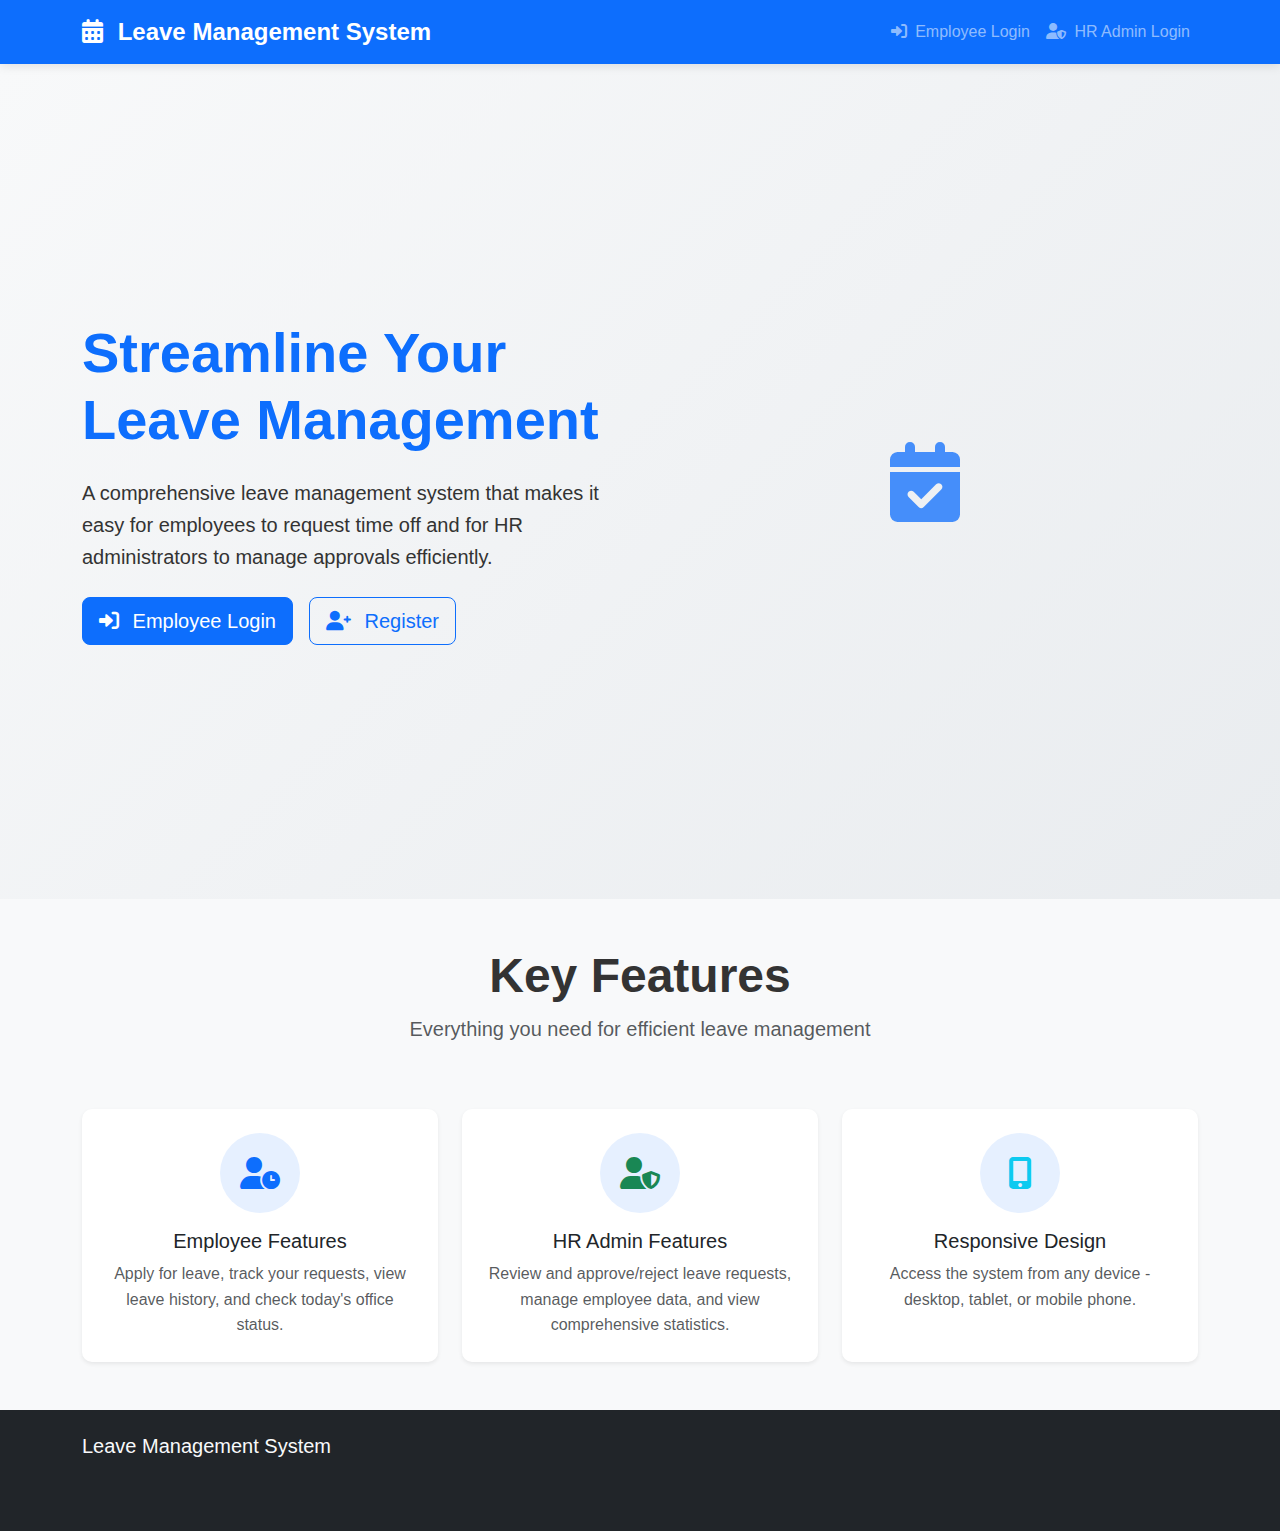
<file: frontend/index.html>
<!DOCTYPE html>
<html lang="en">
    <head>
        <meta charset="UTF-8" />
        <meta name="viewport" content="width=device-width, initial-scale=1.0" />
        <title>Leave Management System</title>
        <link
            href="https://cdn.jsdelivr.net/npm/bootstrap@5.3.0/dist/css/bootstrap.min.css"
            rel="stylesheet"
        />
        <link
            href="https://cdnjs.cloudflare.com/ajax/libs/font-awesome/6.0.0/css/all.min.css"
            rel="stylesheet"
        />
        <link href="css/style.css" rel="stylesheet" />
    </head>
    <body>
        <!-- Navigation -->
        <nav class="navbar navbar-expand-lg navbar-dark bg-primary">
            <div class="container">
                <a class="navbar-brand" href="index.html">
                    <i class="fas fa-calendar-alt me-2"></i>
                    Leave Management System
                </a>
                <button
                    class="navbar-toggler"
                    type="button"
                    data-bs-toggle="collapse"
                    data-bs-target="#navbarNav"
                >
                    <span class="navbar-toggler-icon"></span>
                </button>
                <div class="collapse navbar-collapse" id="navbarNav">
                    <ul class="navbar-nav ms-auto">
                        <li class="nav-item">
                            <a class="nav-link" href="login.html">
                                <i class="fas fa-sign-in-alt me-1"></i>
                                Employee Login
                            </a>
                        </li>
                        <li class="nav-item">
                            <a class="nav-link" href="admin-login.html">
                                <i class="fas fa-user-shield me-1"></i>
                                HR Admin Login
                            </a>
                        </li>
                    </ul>
                </div>
            </div>
        </nav>

        <!-- Hero Section -->
        <section class="hero-section">
            <div class="container">
                <div class="row align-items-center min-vh-75">
                    <div class="col-lg-6">
                        <h1 class="display-4 fw-bold text-primary mb-4">
                            Streamline Your Leave Management
                        </h1>
                        <p class="lead mb-4">
                            A comprehensive leave management system that makes it easy for employees
                            to request time off and for HR administrators to manage approvals
                            efficiently.
                        </p>
                        <div class="d-flex gap-3">
                            <a href="login.html" class="btn btn-primary btn-lg">
                                <i class="fas fa-sign-in-alt me-2"></i>
                                Employee Login
                            </a>
                            <a href="register.html" class="btn btn-outline-primary btn-lg">
                                <i class="fas fa-user-plus me-2"></i>
                                Register
                            </a>
                        </div>
                    </div>
                    <div class="col-lg-6">
                        <div class="text-center">
                            <i class="fas fa-calendar-check display-1 text-primary opacity-75"></i>
                        </div>
                    </div>
                </div>
            </div>
        </section>

        <!-- Features Section -->
        <section class="py-5 bg-light">
            <div class="container">
                <div class="row">
                    <div class="col-lg-12 text-center mb-5">
                        <h2 class="display-5 fw-bold">Key Features</h2>
                        <p class="lead text-muted">
                            Everything you need for efficient leave management
                        </p>
                    </div>
                </div>
                <div class="row g-4">
                    <div class="col-md-4">
                        <div class="card h-100 border-0 shadow-sm">
                            <div class="card-body text-center p-4">
                                <div class="feature-icon mb-3">
                                    <i class="fas fa-user-clock text-primary"></i>
                                </div>
                                <h5 class="card-title">Employee Features</h5>
                                <p class="card-text text-muted">
                                    Apply for leave, track your requests, view leave history, and
                                    check today's office status.
                                </p>
                            </div>
                        </div>
                    </div>
                    <div class="col-md-4">
                        <div class="card h-100 border-0 shadow-sm">
                            <div class="card-body text-center p-4">
                                <div class="feature-icon mb-3">
                                    <i class="fas fa-user-shield text-success"></i>
                                </div>
                                <h5 class="card-title">HR Admin Features</h5>
                                <p class="card-text text-muted">
                                    Review and approve/reject leave requests, manage employee data,
                                    and view comprehensive statistics.
                                </p>
                            </div>
                        </div>
                    </div>
                    <div class="col-md-4">
                        <div class="card h-100 border-0 shadow-sm">
                            <div class="card-body text-center p-4">
                                <div class="feature-icon mb-3">
                                    <i class="fas fa-mobile-alt text-info"></i>
                                </div>
                                <h5 class="card-title">Responsive Design</h5>
                                <p class="card-text text-muted">
                                    Access the system from any device - desktop, tablet, or mobile
                                    phone.
                                </p>
                            </div>
                        </div>
                    </div>
                </div>
            </div>
        </section>

        <!-- Footer -->
        <footer class="bg-dark text-light py-4">
            <div class="container">
                <div class="row">
                    <div class="col-md-6">
                        <h5>Leave Management System</h5>
                        <p class="text-muted">
                            Streamlining leave management for modern organizations.
                        </p>
                    </div>
                    <div class="col-md-6 text-md-end">
                        <p class="text-muted mb-0">
                            &copy; 2024 Leave Management System. All rights reserved.
                        </p>
                    </div>
                </div>
            </div>
        </footer>

        <script src="https://cdn.jsdelivr.net/npm/bootstrap@5.3.0/dist/js/bootstrap.bundle.min.js"></script>
    </body>
</html>
</file>
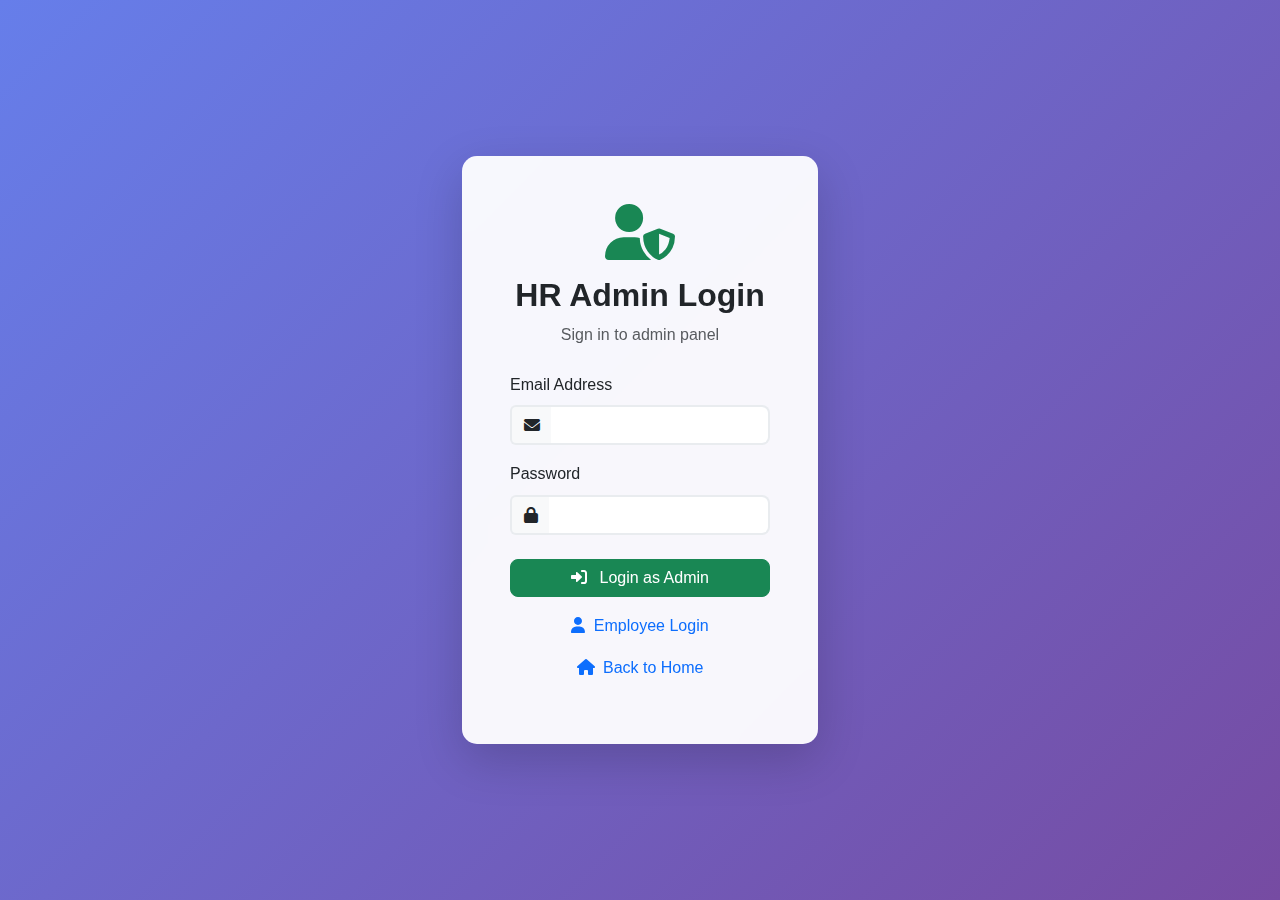
<file: frontend/admin-dashboard.html>
<!DOCTYPE html>
<html lang="en">
    <head>
        <meta charset="UTF-8" />
        <meta name="viewport" content="width=device-width, initial-scale=1.0" />
        <title>HR Admin Dashboard - Leave Management System</title>
        <link
            href="https://cdn.jsdelivr.net/npm/bootstrap@5.3.0/dist/css/bootstrap.min.css"
            rel="stylesheet"
        />
        <link
            href="https://cdnjs.cloudflare.com/ajax/libs/font-awesome/6.0.0/css/all.min.css"
            rel="stylesheet"
        />
        <link href="css/style.css" rel="stylesheet" />
    </head>
    <body>
        <div class="admin-wrapper">
            <!-- Sidebar Overlay for Mobile -->
            <div class="sidebar-overlay" id="sidebarOverlay" onclick="toggleSidebar()"></div>

            <!-- Sidebar -->
            <aside class="admin-sidebar" id="adminSidebar">
                <div class="admin-sidebar-header">
                    <h4>
                        <i class="fas fa-calendar-alt"></i>
                        LMS Admin
                    </h4>
                </div>

                <div class="admin-sidebar-user">
                    <div class="user-avatar">
                        <i class="fas fa-user-shield"></i>
                    </div>
                    <div class="user-name" id="sidebarAdminName">Admin</div>
                    <div class="user-role">HR Admin</div>
                </div>

                <nav class="admin-sidebar-menu">
                    <ul class="nav flex-column">
                        <li class="nav-item">
                            <a class="nav-link" href="admin-dashboard.html">
                                <i class="fas fa-tachometer-alt"></i>
                                Dashboard
                            </a>
                        </li>
                        <li class="nav-item">
                            <a class="nav-link" href="admin-leaves.html">
                                <i class="fas fa-calendar-check"></i>
                                Manage Leaves
                            </a>
                        </li>
                        <li class="nav-item">
                            <a class="nav-link" href="admin-employees.html">
                                <i class="fas fa-users"></i>
                                Employees
                            </a>
                        </li>
                    </ul>
                </nav>

                <div class="admin-sidebar-footer">
                    <ul class="nav flex-column">
                        <li class="nav-item">
                            <a class="nav-link" href="#" onclick="logout()">
                                <i class="fas fa-sign-out-alt"></i>
                                Logout
                            </a>
                        </li>
                    </ul>
                </div>
            </aside>

            <!-- Main Content -->
            <main class="admin-main-content">
                <div class="admin-topbar">
                    <button class="sidebar-toggle" onclick="toggleSidebar()">
                        <i class="fas fa-bars"></i>
                    </button>
                    <h1 class="page-title">HR Admin Dashboard</h1>
                </div>

                <div class="admin-content-wrapper">
            <!-- Welcome Section -->
            <div class="row mb-4">
                <div class="col-12">
                    <div class="card border-0 shadow-sm">
                        <div class="card-body">
                            <h1 class="card-title">
                                <i class="fas fa-user-shield me-2"></i>
                                HR Admin Dashboard
                            </h1>
                            <p class="card-text text-muted">
                                Welcome,
                                <span id="adminName"></span>
                                | Department:
                                <span id="adminDepartment"></span>
                            </p>
                        </div>
                    </div>
                </div>
            </div>

            <!-- Statistics -->
            <div class="row mb-4">
                <div class="col-12">
                    <h4 class="mb-3">
                        <i class="fas fa-chart-bar me-2"></i>
                        System Statistics
                    </h4>
                </div>
                <div class="col-md-2 mb-3">
                    <div class="card border-0 shadow-sm text-center">
                        <div class="card-body">
                            <i class="fas fa-users text-primary display-6 mb-2"></i>
                            <h6 class="card-title">Total Employees</h6>
                            <h4 class="text-primary" id="totalEmployees">-</h4>
                        </div>
                    </div>
                </div>
                <div class="col-md-2 mb-3">
                    <div class="card border-0 shadow-sm text-center">
                        <div class="card-body">
                            <i class="fas fa-calendar-alt text-info display-6 mb-2"></i>
                            <h6 class="card-title">Total Leaves</h6>
                            <h4 class="text-info" id="totalLeaves">-</h4>
                        </div>
                    </div>
                </div>
                <div class="col-md-2 mb-3">
                    <div class="card border-0 shadow-sm text-center">
                        <div class="card-body">
                            <i class="fas fa-clock text-warning display-6 mb-2"></i>
                            <h6 class="card-title">Pending</h6>
                            <h4 class="text-warning" id="pendingLeaves">-</h4>
                        </div>
                    </div>
                </div>
                <div class="col-md-2 mb-3">
                    <div class="card border-0 shadow-sm text-center">
                        <div class="card-body">
                            <i class="fas fa-check-circle text-success display-6 mb-2"></i>
                            <h6 class="card-title">Approved</h6>
                            <h4 class="text-success" id="approvedLeaves">-</h4>
                        </div>
                    </div>
                </div>
                <div class="col-md-2 mb-3">
                    <div class="card border-0 shadow-sm text-center">
                        <div class="card-body">
                            <i class="fas fa-times-circle text-danger display-6 mb-2"></i>
                            <h6 class="card-title">Rejected</h6>
                            <h4 class="text-danger" id="rejectedLeaves">-</h4>
                        </div>
                    </div>
                </div>
                <div class="col-md-2 mb-3">
                    <div class="card border-0 shadow-sm text-center">
                        <div class="card-body">
                            <i class="fas fa-calendar-day text-info display-6 mb-2"></i>
                            <h6 class="card-title">On Leave Today</h6>
                            <h4 class="text-info" id="todayLeaves">-</h4>
                        </div>
                    </div>
                </div>
            </div>

            <!-- Pending Leave Requests -->
            <div class="row mb-4">
                <div class="col-12">
                    <div class="card border-0 shadow-sm">
                        <div class="card-header bg-warning text-dark">
                            <h5 class="mb-0">
                                <i class="fas fa-exclamation-triangle me-2"></i>
                                Pending Leave Requests
                            </h5>
                        </div>
                        <div class="card-body">
                            <div id="pendingLeavesContainer">
                                <div class="text-center py-4">
                                    <div class="spinner-border text-warning" role="status">
                                        <span class="visually-hidden">Loading...</span>
                                    </div>
                                </div>
                            </div>
                        </div>
                    </div>
                </div>
            </div>

            <!-- Today's Leaves -->
            <div class="row">
                <div class="col-12">
                    <div class="card border-0 shadow-sm">
                        <div class="card-header bg-info text-white">
                            <h5 class="mb-0">
                                <i class="fas fa-calendar-day me-2"></i>
                                Employees on Leave Today
                            </h5>
                        </div>
                        <div class="card-body">
                            <div id="todayLeavesContainer">
                                <div class="text-center py-4">
                                    <div class="spinner-border text-info" role="status">
                                        <span class="visually-hidden">Loading...</span>
                                    </div>
                                </div>
                            </div>
                        </div>
                    </div>
                </div>
            </div>
                </div>
            </main>
        </div>

        <script src="https://cdn.jsdelivr.net/npm/bootstrap@5.3.0/dist/js/bootstrap.bundle.min.js"></script>
        <script src="js/auth.js"></script>
        <script src="js/api.js"></script>
        <script>
            // Initialize sidebar active state
            function initSidebar() {
                const currentPage = window.location.pathname.split('/').pop() || window.location.href.split('/').pop();
                const navLinks = document.querySelectorAll('.admin-sidebar-menu .nav-link');
                
                navLinks.forEach(link => {
                    link.classList.remove('active');
                    const linkHref = link.getAttribute('href');
                    if (linkHref === currentPage || (currentPage === '' && linkHref === 'admin-dashboard.html')) {
                        link.classList.add('active');
                    }
                });
            }

            // Check authentication on page load
            document.addEventListener("DOMContentLoaded", function () {
                // Initialize sidebar active state
                initSidebar();
                
                checkAuth()
                    .then((user) => {
                        if (user.role !== "hr") {
                            window.location.href = "dashboard.html";
                            return;
                        }

                        // Populate admin info
                        document.getElementById("adminName").textContent = user.name;
                        document.getElementById("adminDepartment").textContent = user.department;
                        document.getElementById("sidebarAdminName").textContent = user.name;

                        // Load admin dashboard data
                        loadAdminDashboardData();
                    })
                    .catch(() => {
                        window.location.href = "admin-login.html";
                    });
            });

            async function loadAdminDashboardData() {
                try {
                    const [statsResponse, allLeavesResponse] = await Promise.all([
                        apiCall("/api/users/admin-stats"),
                        apiCall("/api/leaves/all"),
                    ]);

                    // Update statistics
                    document.getElementById("totalEmployees").textContent =
                        statsResponse.total_employees;
                    document.getElementById("totalLeaves").textContent = statsResponse.total_leaves;
                    document.getElementById("pendingLeaves").textContent =
                        statsResponse.pending_leaves;
                    document.getElementById("approvedLeaves").textContent =
                        statsResponse.approved_leaves;
                    document.getElementById("rejectedLeaves").textContent =
                        statsResponse.rejected_leaves;
                    document.getElementById("todayLeaves").textContent = statsResponse.today_leaves;

                    // Filter pending leaves
                    const pendingLeaves = allLeavesResponse.filter(
                        (leave) => leave.status === "pending"
                    );
                    displayPendingLeaves(pendingLeaves);

                    // Display today's leaves
                    displayTodayLeaves(statsResponse.today_leaves_details);
                } catch (error) {
                    console.error("Error loading admin dashboard data:", error);
                    document.getElementById("pendingLeavesContainer").innerHTML =
                        '<div class="alert alert-danger">Failed to load dashboard data</div>';
                    document.getElementById("todayLeavesContainer").innerHTML =
                        '<div class="alert alert-danger">Failed to load today\'s leaves</div>';
                }
            }

            function displayPendingLeaves(leaves) {
                const container = document.getElementById("pendingLeavesContainer");

                if (leaves.length === 0) {
                    container.innerHTML =
                        '<p class="text-muted text-center">No pending leave requests.</p>';
                    return;
                }

                let html = `
                <div class="table-responsive">
                    <table class="table table-hover">
                        <thead>
                            <tr>
                                <th>Employee</th>
                                <th>Department</th>
                                <th>Leave Type</th>
                                <th>Start Date</th>
                                <th>End Date</th>
                                <th>Duration</th>
                                <th>Reason</th>
                                <th>Applied Date</th>
                                <th>Actions</th>
                            </tr>
                        </thead>
                        <tbody>
            `;

                leaves.forEach((leave) => {
                    html += `
                    <tr>
                        <td>
                            <div>
                                <strong>${leave.employee.name}</strong><br>
                                <small class="text-muted">${leave.employee.employee_id}</small>
                            </div>
                        </td>
                        <td>${leave.employee.department}</td>
                        <td><span class="badge bg-info">${leave.leave_type}</span></td>
                        <td>${formatDate(leave.start_date)}</td>
                        <td>${formatDate(leave.end_date)}</td>
                        <td>${leave.duration} ${leave.duration_unit}</td>
                        <td>
                            <div style="max-width: 200px; word-wrap: break-word;">
                                ${leave.reason}
                            </div>
                        </td>
                        <td>${formatDateTime(leave.applied_at)}</td>
                        <td>
                            <div class="btn-group" role="group">
                                <button class="btn btn-success btn-sm" onclick="approveLeave(${
                                    leave.id
                                })">
                                    <i class="fas fa-check"></i> Approve
                                </button>
                                <button class="btn btn-danger btn-sm" onclick="rejectLeave(${
                                    leave.id
                                })">
                                    <i class="fas fa-times"></i> Reject
                                </button>
                            </div>
                        </td>
                    </tr>
                `;
                });

                html += `
                        </tbody>
                    </table>
                </div>
            `;

                container.innerHTML = html;
            }

            function displayTodayLeaves(leaves) {
                const container = document.getElementById("todayLeavesContainer");

                if (leaves.length === 0) {
                    container.innerHTML =
                        '<p class="text-muted text-center">No employees are on leave today.</p>';
                    return;
                }

                let html = `
                <div class="table-responsive">
                    <table class="table table-hover">
                        <thead>
                            <tr>
                                <th>Employee</th>
                                <th>Department</th>
                                <th>Leave Type</th>
                                <th>Duration</th>
                                <th>Reason</th>
                                <th>End Date</th>
                            </tr>
                        </thead>
                        <tbody>
            `;

                leaves.forEach((leave) => {
                    html += `
                    <tr>
                        <td>${leave.employee.name}</td>
                        <td>${leave.employee.department}</td>
                        <td><span class="badge bg-info">${leave.leave_type}</span></td>
                        <td>${leave.duration} ${leave.duration_unit}</td>
                        <td>${leave.reason}</td>
                        <td>${formatDate(leave.end_date)}</td>
                    </tr>
                `;
                });

                html += `
                        </tbody>
                    </table>
                </div>
            `;

                container.innerHTML = html;
            }

            async function approveLeave(leaveId) {
                const comment = prompt("Add admin comment (optional):");
                if (comment === null) return; // User cancelled

                try {
                    await apiCall(`/api/leaves/${leaveId}/approve`, "PUT", {
                        admin_comment: comment,
                    });
                    alert("Leave request approved successfully!");
                    loadAdminDashboardData(); // Reload data
                } catch (error) {
                    alert("Failed to approve leave request: " + error.message);
                }
            }

            async function rejectLeave(leaveId) {
                const reason = prompt("Reason for rejection:");
                if (!reason) return;

                const comment = prompt("Add admin comment (optional):");
                if (comment === null) return; // User cancelled

                try {
                    await apiCall(`/api/leaves/${leaveId}/reject`, "PUT", {
                        rejected_reason: reason,
                        admin_comment: comment,
                    });
                    alert("Leave request rejected successfully!");
                    loadAdminDashboardData(); // Reload data
                } catch (error) {
                    alert("Failed to reject leave request: " + error.message);
                }
            }

            // Sidebar toggle function
            function toggleSidebar() {
                const sidebar = document.getElementById("adminSidebar");
                const overlay = document.getElementById("sidebarOverlay");
                sidebar.classList.toggle("show");
                overlay.classList.toggle("show");
            }
        </script>
    </body>
</html>
</file>
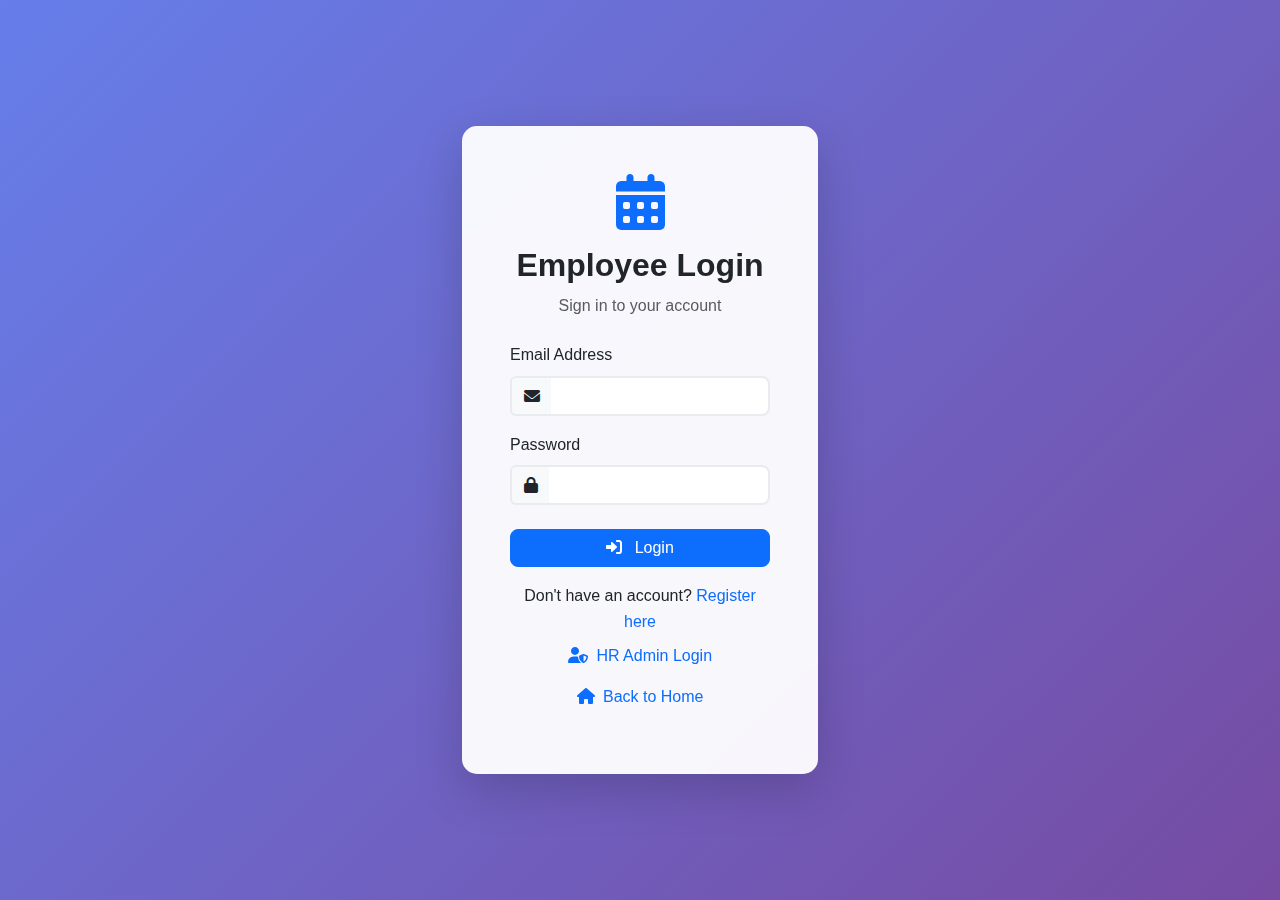
<file: frontend/admin-employees.html>
<!DOCTYPE html>
<html lang="en">
    <head>
        <meta charset="UTF-8" />
        <meta name="viewport" content="width=device-width, initial-scale=1.0" />
        <title>Manage Employees - Leave Management System</title>
        <link
            href="https://cdn.jsdelivr.net/npm/bootstrap@5.3.0/dist/css/bootstrap.min.css"
            rel="stylesheet"
        />
        <link
            href="https://cdnjs.cloudflare.com/ajax/libs/font-awesome/6.0.0/css/all.min.css"
            rel="stylesheet"
        />
        <link href="css/style.css" rel="stylesheet" />
    </head>
    <body>
        <div class="admin-wrapper">
            <!-- Sidebar Overlay for Mobile -->
            <div class="sidebar-overlay" id="sidebarOverlay" onclick="toggleSidebar()"></div>

            <!-- Sidebar -->
            <aside class="admin-sidebar" id="adminSidebar">
                <div class="admin-sidebar-header">
                    <h4>
                        <i class="fas fa-calendar-alt"></i>
                        LMS Admin
                    </h4>
                </div>

                <div class="admin-sidebar-user">
                    <div class="user-avatar">
                        <i class="fas fa-user-shield"></i>
                    </div>
                    <div class="user-name" id="sidebarAdminName">Admin</div>
                    <div class="user-role">HR Admin</div>
                </div>

                <nav class="admin-sidebar-menu">
                    <ul class="nav flex-column">
                        <li class="nav-item">
                            <a class="nav-link" href="admin-dashboard.html">
                                <i class="fas fa-tachometer-alt"></i>
                                Dashboard
                            </a>
                        </li>
                        <li class="nav-item">
                            <a class="nav-link" href="admin-leaves.html">
                                <i class="fas fa-calendar-check"></i>
                                Manage Leaves
                            </a>
                        </li>
                        <li class="nav-item">
                            <a class="nav-link" href="admin-employees.html">
                                <i class="fas fa-users"></i>
                                Employees
                            </a>
                        </li>
                    </ul>
                </nav>

                <div class="admin-sidebar-footer">
                    <ul class="nav flex-column">
                        <li class="nav-item">
                            <a class="nav-link" href="#" onclick="logout()">
                                <i class="fas fa-sign-out-alt"></i>
                                Logout
                            </a>
                        </li>
                    </ul>
                </div>
            </aside>

            <!-- Main Content -->
            <main class="admin-main-content">
                <div class="admin-topbar">
                    <button class="sidebar-toggle" onclick="toggleSidebar()">
                        <i class="fas fa-bars"></i>
                    </button>
                    <h1 class="page-title">Employee Management</h1>
                </div>

                <div class="admin-content-wrapper">
            <div class="row">
                <div class="col-12">
                    <div class="card border-0 shadow-sm">
                        <div
                            class="card-header bg-success text-white d-flex justify-content-between align-items-center"
                        >
                            <h4 class="mb-0">
                                <i class="fas fa-users me-2"></i>
                                Employee Management
                            </h4>
                            <button class="btn btn-light btn-sm" onclick="loadEmployees()">
                                <i class="fas fa-sync-alt me-1"></i>
                                Refresh
                            </button>
                        </div>
                        <div class="card-body p-4">
                            <div id="alertContainer"></div>

                            <!-- Employee Statistics -->
                            <div class="row mb-4">
                                <div class="col-md-3">
                                    <div class="card bg-primary text-white">
                                        <div class="card-body text-center">
                                            <i class="fas fa-users fa-2x mb-2"></i>
                                            <h5 class="card-title">Total Employees</h5>
                                            <h3 id="totalEmployees">0</h3>
                                        </div>
                                    </div>
                                </div>
                                <div class="col-md-3">
                                    <div class="card bg-info text-white">
                                        <div class="card-body text-center">
                                            <i class="fas fa-calendar-alt fa-2x mb-2"></i>
                                            <h5 class="card-title">Total Leaves</h5>
                                            <h3 id="totalLeaves">0</h3>
                                        </div>
                                    </div>
                                </div>
                                <div class="col-md-3">
                                    <div class="card bg-warning text-white">
                                        <div class="card-body text-center">
                                            <i class="fas fa-clock fa-2x mb-2"></i>
                                            <h5 class="card-title">Pending Leaves</h5>
                                            <h3 id="pendingLeaves">0</h3>
                                        </div>
                                    </div>
                                </div>
                                <div class="col-md-3">
                                    <div class="card bg-success text-white">
                                        <div class="card-body text-center">
                                            <i class="fas fa-check-circle fa-2x mb-2"></i>
                                            <h5 class="card-title">Approved Leaves</h5>
                                            <h3 id="approvedLeaves">0</h3>
                                        </div>
                                    </div>
                                </div>
                            </div>

                            <!-- Employee List -->
                            <div class="table-responsive">
                                <table class="table table-hover">
                                    <thead class="table-dark">
                                        <tr>
                                            <th>Employee ID</th>
                                            <th>Name</th>
                                            <th>Email</th>
                                            <th>Department</th>
                                            <th>Position</th>
                                            <th>Phone</th>
                                            <th>Joining Date</th>
                                            <th>Leave Stats</th>
                                        </tr>
                                    </thead>
                                    <tbody id="employeesTableBody">
                                        <tr>
                                            <td colspan="8" class="text-center">
                                                <div
                                                    class="spinner-border text-primary"
                                                    role="status"
                                                >
                                                    <span class="visually-hidden">Loading...</span>
                                                </div>
                                            </td>
                                        </tr>
                                    </tbody>
                                </table>
                            </div>
                        </div>
                    </div>
                </div>
            </div>
                </div>
            </main>
        </div>

        <script src="https://cdn.jsdelivr.net/npm/bootstrap@5.3.0/dist/js/bootstrap.bundle.min.js"></script>
        <script src="js/auth.js"></script>
        <script src="js/api.js"></script>
        <script>
            // Initialize sidebar active state
            function initSidebar() {
                const currentPage = window.location.pathname.split('/').pop() || window.location.href.split('/').pop();
                const navLinks = document.querySelectorAll('.admin-sidebar-menu .nav-link');
                
                navLinks.forEach(link => {
                    link.classList.remove('active');
                    const linkHref = link.getAttribute('href');
                    if (linkHref === currentPage) {
                        link.classList.add('active');
                    }
                });
            }

            // Check authentication on page load
            document.addEventListener("DOMContentLoaded", function () {
                // Initialize sidebar active state
                initSidebar();
                
                checkAuth()
                    .then((user) => {
                        if (user.role !== "hr") {
                            window.location.href = "dashboard.html";
                            return;
                        }
                        document.getElementById("sidebarAdminName").textContent = user.name;
                        loadEmployees();
                    })
                    .catch(() => {
                        window.location.href = "login.html";
                    });
            });

            async function loadEmployees() {
                try {
                    const [employeesResponse, statsResponse] = await Promise.all([
                        apiCall("/api/users/employees"),
                        apiCall("/api/users/admin-stats"),
                    ]);

                    // Update statistics
                    document.getElementById("totalEmployees").textContent =
                        statsResponse.total_employees;
                    document.getElementById("totalLeaves").textContent = statsResponse.total_leaves;
                    document.getElementById("pendingLeaves").textContent =
                        statsResponse.pending_leaves;
                    document.getElementById("approvedLeaves").textContent =
                        statsResponse.approved_leaves;

                    // Display employees
                    displayEmployees(employeesResponse);
                } catch (error) {
                    console.error("Error loading employees:", error);
                    showAlert("error", "Failed to load employees");
                }
            }

            function displayEmployees(employees) {
                const tbody = document.getElementById("employeesTableBody");

                if (employees.length === 0) {
                    tbody.innerHTML =
                        '<tr><td colspan="8" class="text-center text-muted">No employees found.</td></tr>';
                    return;
                }

                let html = "";
                employees.forEach((employee) => {
                    html += `
                        <tr>
                            <td>
                                <span class="badge bg-primary">${employee.employee_id}</span>
                            </td>
                            <td>
                                <div>
                                    <strong>${employee.name}</strong>
                                </div>
                            </td>
                            <td>${employee.email}</td>
                            <td>
                                <span class="badge bg-info">${employee.department}</span>
                            </td>
                            <td>${employee.position}</td>
                            <td>${employee.phone || "N/A"}</td>
                            <td>${
                                employee.joining_date ? formatDate(employee.joining_date) : "N/A"
                            }</td>
                            <td>
                                <button class="btn btn-outline-primary btn-sm" onclick="viewEmployeeLeaves(${
                                    employee.id
                                })">
                                    <i class="fas fa-eye me-1"></i>
                                    View Leaves
                                </button>
                            </td>
                        </tr>
                    `;
                });

                tbody.innerHTML = html;
            }

            function viewEmployeeLeaves(employeeId) {
                // This could open a modal or redirect to a detailed view
                showAlert("info", "Employee leave details feature coming soon!");
            }

            // Sidebar toggle function
            function toggleSidebar() {
                const sidebar = document.getElementById("adminSidebar");
                const overlay = document.getElementById("sidebarOverlay");
                sidebar.classList.toggle("show");
                overlay.classList.toggle("show");
            }
        </script>
    </body>
</html>
</file>
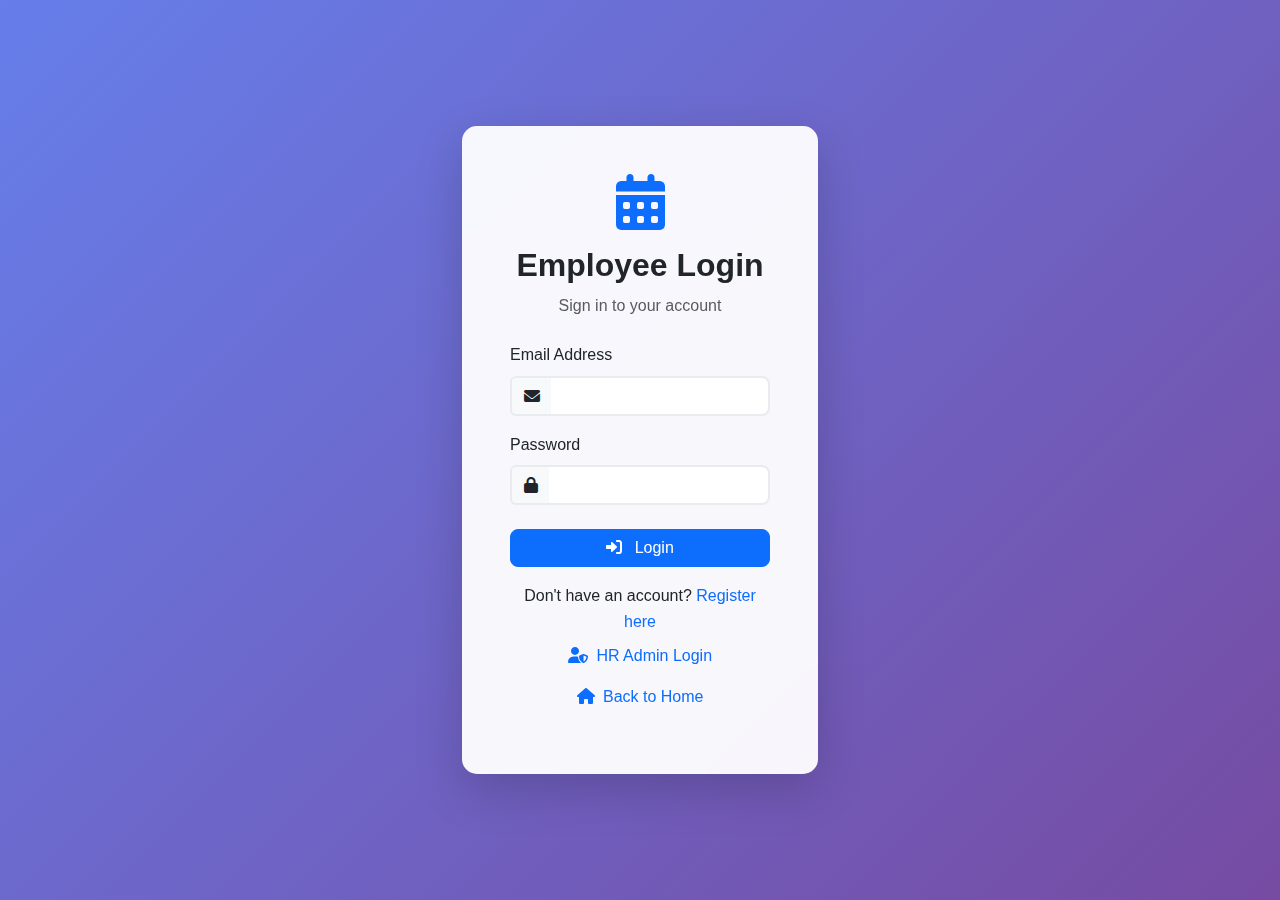
<file: frontend/admin-leaves.html>
<!DOCTYPE html>
<html lang="en">
    <head>
        <meta charset="UTF-8" />
        <meta name="viewport" content="width=device-width, initial-scale=1.0" />
        <title>Manage Leaves - Leave Management System</title>
        <link
            href="https://cdn.jsdelivr.net/npm/bootstrap@5.3.0/dist/css/bootstrap.min.css"
            rel="stylesheet"
        />
        <link
            href="https://cdnjs.cloudflare.com/ajax/libs/font-awesome/6.0.0/css/all.min.css"
            rel="stylesheet"
        />
        <link href="css/style.css" rel="stylesheet" />
    </head>
    <body>
        <div class="admin-wrapper">
            <!-- Sidebar Overlay for Mobile -->
            <div class="sidebar-overlay" id="sidebarOverlay" onclick="toggleSidebar()"></div>

            <!-- Sidebar -->
            <aside class="admin-sidebar" id="adminSidebar">
                <div class="admin-sidebar-header">
                    <h4>
                        <i class="fas fa-calendar-alt"></i>
                        LMS Admin
                    </h4>
                </div>

                <div class="admin-sidebar-user">
                    <div class="user-avatar">
                        <i class="fas fa-user-shield"></i>
                    </div>
                    <div class="user-name" id="sidebarAdminName">Admin</div>
                    <div class="user-role">HR Admin</div>
                </div>

                <nav class="admin-sidebar-menu">
                    <ul class="nav flex-column">
                        <li class="nav-item">
                            <a class="nav-link" href="admin-dashboard.html">
                                <i class="fas fa-tachometer-alt"></i>
                                Dashboard
                            </a>
                        </li>
                        <li class="nav-item">
                            <a class="nav-link" href="admin-leaves.html">
                                <i class="fas fa-calendar-check"></i>
                                Manage Leaves
                            </a>
                        </li>
                        <li class="nav-item">
                            <a class="nav-link" href="admin-employees.html">
                                <i class="fas fa-users"></i>
                                Employees
                            </a>
                        </li>
                    </ul>
                </nav>

                <div class="admin-sidebar-footer">
                    <ul class="nav flex-column">
                        <li class="nav-item">
                            <a class="nav-link" href="#" onclick="logout()">
                                <i class="fas fa-sign-out-alt"></i>
                                Logout
                            </a>
                        </li>
                    </ul>
                </div>
            </aside>

            <!-- Main Content -->
            <main class="admin-main-content">
                <div class="admin-topbar">
                    <button class="sidebar-toggle" onclick="toggleSidebar()">
                        <i class="fas fa-bars"></i>
                    </button>
                    <h1 class="page-title">Manage Leave Requests</h1>
                </div>

                <div class="admin-content-wrapper">
            <div class="row">
                <div class="col-12">
                    <div class="card border-0 shadow-sm">
                        <div class="card-header bg-success text-white">
                            <h4 class="mb-0">
                                <i class="fas fa-calendar-check me-2"></i>
                                Manage Leave Requests
                            </h4>
                        </div>
                        <div class="card-body p-4">
                            <div id="alertContainer"></div>

                            <!-- Filter Tabs -->
                            <ul class="nav nav-tabs mb-4" id="leaveTabs" role="tablist">
                                <li class="nav-item" role="presentation">
                                    <button
                                        class="nav-link active"
                                        id="pending-tab"
                                        data-bs-toggle="tab"
                                        data-bs-target="#pending"
                                        type="button"
                                        role="tab"
                                    >
                                        <i class="fas fa-clock me-1"></i>
                                        Pending Requests
                                        <span class="badge bg-warning ms-2" id="pendingCount">
                                            0
                                        </span>
                                    </button>
                                </li>
                                <li class="nav-item" role="presentation">
                                    <button
                                        class="nav-link"
                                        id="approved-tab"
                                        data-bs-toggle="tab"
                                        data-bs-target="#approved"
                                        type="button"
                                        role="tab"
                                    >
                                        <i class="fas fa-check-circle me-1"></i>
                                        Approved
                                        <span class="badge bg-success ms-2" id="approvedCount">
                                            0
                                        </span>
                                    </button>
                                </li>
                                <li class="nav-item" role="presentation">
                                    <button
                                        class="nav-link"
                                        id="rejected-tab"
                                        data-bs-toggle="tab"
                                        data-bs-target="#rejected"
                                        type="button"
                                        role="tab"
                                    >
                                        <i class="fas fa-times-circle me-1"></i>
                                        Rejected
                                        <span class="badge bg-danger ms-2" id="rejectedCount">
                                            0
                                        </span>
                                    </button>
                                </li>
                            </ul>

                            <!-- Tab Content -->
                            <div class="tab-content" id="leaveTabContent">
                                <!-- Pending Requests -->
                                <div class="tab-pane fade show active" id="pending" role="tabpanel">
                                    <div id="pendingLeavesContainer">
                                        <div class="text-center">
                                            <div class="spinner-border text-primary" role="status">
                                                <span class="visually-hidden">Loading...</span>
                                            </div>
                                        </div>
                                    </div>
                                </div>

                                <!-- Approved Requests -->
                                <div class="tab-pane fade" id="approved" role="tabpanel">
                                    <div id="approvedLeavesContainer">
                                        <div class="text-center">
                                            <div class="spinner-border text-primary" role="status">
                                                <span class="visually-hidden">Loading...</span>
                                            </div>
                                        </div>
                                    </div>
                                </div>

                                <!-- Rejected Requests -->
                                <div class="tab-pane fade" id="rejected" role="tabpanel">
                                    <div id="rejectedLeavesContainer">
                                        <div class="text-center">
                                            <div class="spinner-border text-primary" role="status">
                                                <span class="visually-hidden">Loading...</span>
                                            </div>
                                        </div>
                                    </div>
                                </div>
                            </div>
                        </div>
                    </div>
                </div>
            </div>
                </div>
            </main>
        </div>

        <script src="https://cdn.jsdelivr.net/npm/bootstrap@5.3.0/dist/js/bootstrap.bundle.min.js"></script>
        <script src="js/auth.js"></script>
        <script src="js/api.js"></script>
        <script>
            // Initialize sidebar active state
            function initSidebar() {
                const currentPage = window.location.pathname.split('/').pop() || window.location.href.split('/').pop();
                const navLinks = document.querySelectorAll('.admin-sidebar-menu .nav-link');
                
                navLinks.forEach(link => {
                    link.classList.remove('active');
                    const linkHref = link.getAttribute('href');
                    if (linkHref === currentPage) {
                        link.classList.add('active');
                    }
                });
            }

            // Check authentication on page load
            document.addEventListener("DOMContentLoaded", function () {
                // Initialize sidebar active state
                initSidebar();
                
                checkAuth()
                    .then((user) => {
                        if (user.role !== "hr") {
                            window.location.href = "dashboard.html";
                            return;
                        }
                        document.getElementById("sidebarAdminName").textContent = user.name;
                        loadAllLeaves();
                    })
                    .catch(() => {
                        window.location.href = "login.html";
                    });
            });

            async function loadAllLeaves() {
                try {
                    const [allLeavesResponse, statsResponse] = await Promise.all([
                        apiCall("/api/leaves/all"),
                        apiCall("/api/users/admin-stats"),
                    ]);

                    // Update counts
                    document.getElementById("pendingCount").textContent =
                        statsResponse.pending_leaves;
                    document.getElementById("approvedCount").textContent =
                        statsResponse.approved_leaves;
                    document.getElementById("rejectedCount").textContent =
                        statsResponse.rejected_leaves;

                    // Filter and display leaves
                    const pendingLeaves = allLeavesResponse.filter(
                        (leave) => leave.status === "pending"
                    );
                    const approvedLeaves = allLeavesResponse.filter(
                        (leave) => leave.status === "approved"
                    );
                    const rejectedLeaves = allLeavesResponse.filter(
                        (leave) => leave.status === "rejected"
                    );

                    displayLeaves(pendingLeaves, "pendingLeavesContainer");
                    displayLeaves(approvedLeaves, "approvedLeavesContainer");
                    displayLeaves(rejectedLeaves, "rejectedLeavesContainer");
                } catch (error) {
                    console.error("Error loading leaves:", error);
                    showAlert("error", "Failed to load leave requests");
                }
            }

            function displayLeaves(leaves, containerId) {
                const container = document.getElementById(containerId);

                if (leaves.length === 0) {
                    container.innerHTML =
                        '<p class="text-muted text-center">No leave requests found.</p>';
                    return;
                }

                let html = `
                    <div class="table-responsive">
                        <table class="table table-hover">
                            <thead>
                                <tr>
                                    <th>Employee</th>
                                    <th>Department</th>
                                    <th>Leave Type</th>
                                    <th>Start Date</th>
                                    <th>End Date</th>
                                    <th>Duration</th>
                                    <th>Reason</th>
                                    <th>Applied At</th>
                                    <th>Actions</th>
                                </tr>
                            </thead>
                            <tbody>
                `;

                leaves.forEach((leave) => {
                    const statusClass =
                        leave.status === "approved"
                            ? "success"
                            : leave.status === "rejected"
                            ? "danger"
                            : "warning";

                    html += `
                        <tr>
                            <td>
                                <div>
                                    <strong>${leave.employee.name}</strong><br>
                                    <small class="text-muted">${leave.employee.email}</small>
                                </div>
                            </td>
                            <td>${leave.employee.department}</td>
                            <td>
                                <span class="badge bg-${statusClass}">${leave.leave_type}</span>
                            </td>
                            <td>${formatDate(leave.start_date)}</td>
                            <td>${formatDate(leave.end_date)}</td>
                            <td>${leave.duration} ${leave.duration_unit}</td>
                            <td>${leave.reason}</td>
                            <td>${formatDateTime(leave.applied_at)}</td>
                            <td>
                    `;

                    if (leave.status === "pending") {
                        html += `
                            <button class="btn btn-success btn-sm me-1" onclick="approveLeave(${leave.id})">
                                <i class="fas fa-check"></i> Approve
                            </button>
                            <button class="btn btn-danger btn-sm" onclick="rejectLeave(${leave.id})">
                                <i class="fas fa-times"></i> Reject
                            </button>
                        `;
                    } else {
                        html += `
                            <span class="badge bg-${statusClass}">${leave.status}</span>
                        `;
                    }

                    html += `
                            </td>
                        </tr>
                    `;
                });

                html += `
                            </tbody>
                        </table>
                    </div>
                `;

                container.innerHTML = html;
            }

            async function approveLeave(leaveId) {
                const comment = prompt("Add admin comment (optional):");
                if (comment === null) return; // User cancelled

                try {
                    await apiCall(`/api/leaves/${leaveId}/approve`, "PUT", {
                        admin_comment: comment,
                    });
                    showAlert("success", "Leave request approved successfully!");
                    loadAllLeaves(); // Reload data
                } catch (error) {
                    showAlert("error", "Failed to approve leave request: " + error.message);
                }
            }

            async function rejectLeave(leaveId) {
                const reason = prompt("Enter rejection reason:");
                if (!reason || reason.trim().length < 5) {
                    showAlert("error", "Rejection reason must be at least 5 characters");
                    return;
                }

                const comment = prompt("Add admin comment (optional):");
                if (comment === null) return; // User cancelled

                try {
                    await apiCall(`/api/leaves/${leaveId}/reject`, "PUT", {
                        rejected_reason: reason,
                        admin_comment: comment,
                    });
                    showAlert("success", "Leave request rejected successfully!");
                    loadAllLeaves(); // Reload data
                } catch (error) {
                    showAlert("error", "Failed to reject leave request: " + error.message);
                }
            }

            // Sidebar toggle function
            function toggleSidebar() {
                const sidebar = document.getElementById("adminSidebar");
                const overlay = document.getElementById("sidebarOverlay");
                sidebar.classList.toggle("show");
                overlay.classList.toggle("show");
            }
        </script>
    </body>
</html>
</file>
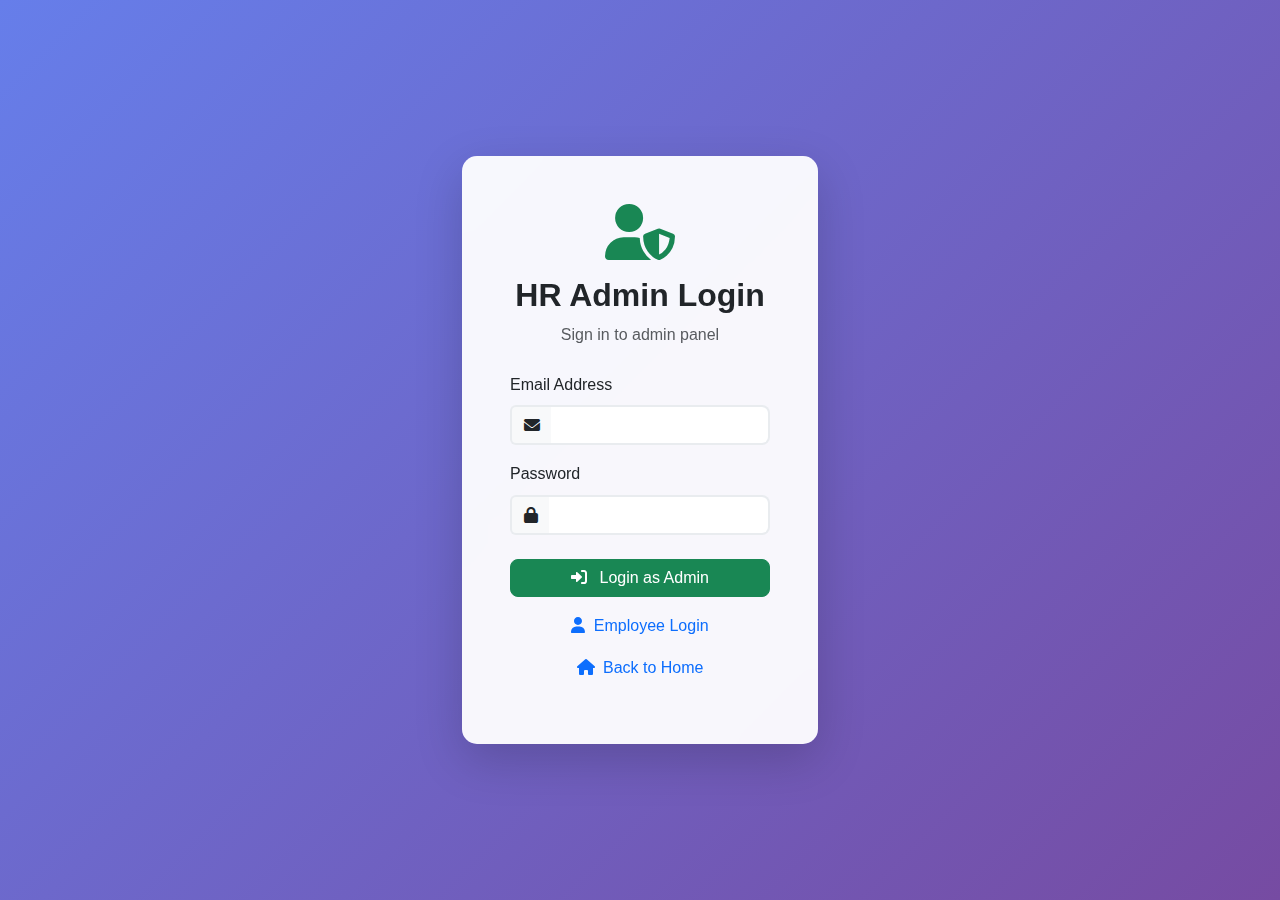
<file: frontend/admin-login.html>
<!DOCTYPE html>
<html lang="en">
    <head>
        <meta charset="UTF-8" />
        <meta name="viewport" content="width=device-width, initial-scale=1.0" />
        <title>HR Admin Login - Leave Management System</title>
        <link
            href="https://cdn.jsdelivr.net/npm/bootstrap@5.3.0/dist/css/bootstrap.min.css"
            rel="stylesheet"
        />
        <link
            href="https://cdnjs.cloudflare.com/ajax/libs/font-awesome/6.0.0/css/all.min.css"
            rel="stylesheet"
        />
        <link href="css/style.css" rel="stylesheet" />
    </head>
    <body class="auth-body">
        <div class="container">
            <div class="row justify-content-center min-vh-100 align-items-center">
                <div class="col-md-6 col-lg-4">
                    <div class="card shadow-lg border-0">
                        <div class="card-body p-5">
                            <div class="text-center mb-4">
                                <i class="fas fa-user-shield text-success display-4 mb-3"></i>
                                <h2 class="fw-bold">HR Admin Login</h2>
                                <p class="text-muted">Sign in to admin panel</p>
                            </div>

                            <div id="alertContainer"></div>

                            <form id="adminLoginForm">
                                <div class="mb-3">
                                    <label for="email" class="form-label">Email Address</label>
                                    <div class="input-group">
                                        <span class="input-group-text">
                                            <i class="fas fa-envelope"></i>
                                        </span>
                                        <input
                                            type="email"
                                            class="form-control"
                                            id="email"
                                            name="email"
                                            required
                                        />
                                    </div>
                                </div>

                                <div class="mb-4">
                                    <label for="password" class="form-label">Password</label>
                                    <div class="input-group">
                                        <span class="input-group-text">
                                            <i class="fas fa-lock"></i>
                                        </span>
                                        <input
                                            type="password"
                                            class="form-control"
                                            id="password"
                                            name="password"
                                            required
                                        />
                                    </div>
                                </div>

                                <button
                                    type="submit"
                                    class="btn btn-success w-100 mb-3"
                                    id="loginBtn"
                                >
                                    <i class="fas fa-sign-in-alt me-2"></i>
                                    <span class="btn-text">Login as Admin</span>
                                </button>
                            </form>

                            <div class="text-center">
                                <p class="mb-2">
                                    <a href="login.html" class="text-decoration-none">
                                        <i class="fas fa-user me-1"></i>
                                        Employee Login
                                    </a>
                                </p>
                                <p class="mt-3">
                                    <a href="index.html" class="text-decoration-none">
                                        <i class="fas fa-home me-1"></i>
                                        Back to Home
                                    </a>
                                </p>
                            </div>
                        </div>
                    </div>
                </div>
            </div>
        </div>

        <script src="https://cdn.jsdelivr.net/npm/bootstrap@5.3.0/dist/js/bootstrap.bundle.min.js"></script>
        <script src="js/auth.js"></script>
        <script>
            document.getElementById("adminLoginForm").addEventListener("submit", function (e) {
                e.preventDefault();

                const email = document.getElementById("email").value;
                const password = document.getElementById("password").value;
                const loginBtn = document.getElementById("loginBtn");
                const btnText = loginBtn.querySelector(".btn-text");

                // Show loading state
                loginBtn.disabled = true;
                btnText.textContent = "Logging in...";

                // Call login function
                login(email, password)
                    .then((response) => {
                        if (response.user.role === "hr") {
                            window.location.href = "admin-dashboard.html";
                        } else {
                            showAlert("error", "Access denied. Admin privileges required.");
                        }
                    })
                    .catch((error) => {
                        showAlert("error", error.message);
                    })
                    .finally(() => {
                        loginBtn.disabled = false;
                        btnText.textContent = "Login as Admin";
                    });
            });
        </script>
    </body>
</html>
</file>
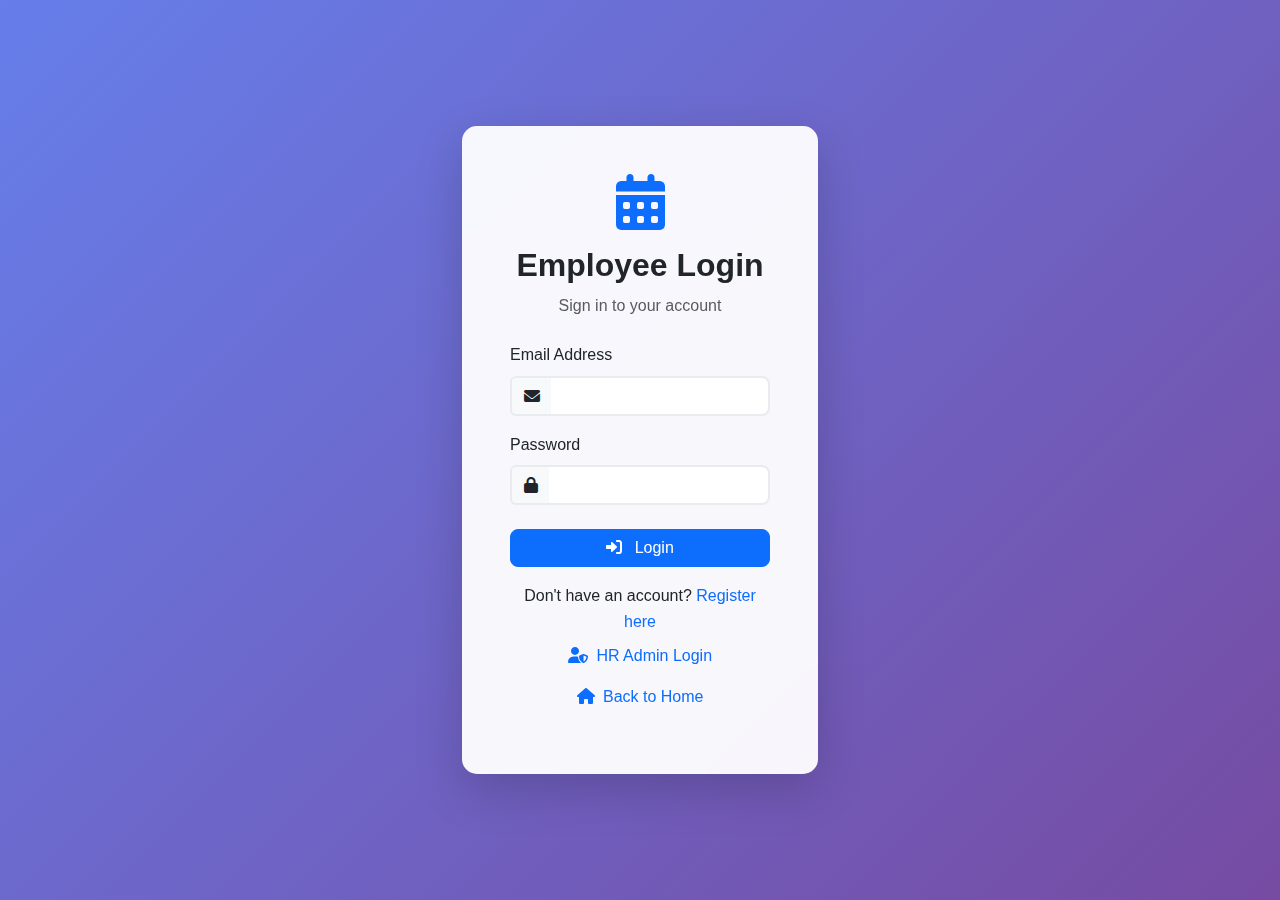
<file: frontend/dashboard.html>
<!DOCTYPE html>
<html lang="en">
    <head>
        <meta charset="UTF-8" />
        <meta name="viewport" content="width=device-width, initial-scale=1.0" />
        <title>Employee Dashboard - Leave Management System</title>
        <link
            href="https://cdn.jsdelivr.net/npm/bootstrap@5.3.0/dist/css/bootstrap.min.css"
            rel="stylesheet"
        />
        <link
            href="https://cdnjs.cloudflare.com/ajax/libs/font-awesome/6.0.0/css/all.min.css"
            rel="stylesheet"
        />
        <link href="css/style.css" rel="stylesheet" />
    </head>
    <body>
        <!-- Navigation -->
        <nav class="navbar navbar-expand-lg navbar-dark bg-primary">
            <div class="container">
                <a class="navbar-brand" href="index.html">
                    <i class="fas fa-calendar-alt me-2"></i>
                    Leave Management System
                </a>
                <button
                    class="navbar-toggler"
                    type="button"
                    data-bs-toggle="collapse"
                    data-bs-target="#navbarNav"
                >
                    <span class="navbar-toggler-icon"></span>
                </button>
                <div class="collapse navbar-collapse" id="navbarNav">
                    <ul class="navbar-nav ms-auto">
                        <li class="nav-item">
                            <a class="nav-link active" href="dashboard.html">
                                <i class="fas fa-tachometer-alt me-1"></i>
                                Dashboard
                            </a>
                        </li>
                        <li class="nav-item">
                            <a class="nav-link" href="apply-leave.html">
                                <i class="fas fa-plus-circle me-1"></i>
                                Apply Leave
                            </a>
                        </li>
                        <li class="nav-item">
                            <a class="nav-link" href="my-leaves.html">
                                <i class="fas fa-calendar-check me-1"></i>
                                My Leaves
                            </a>
                        </li>
                        <li class="nav-item">
                            <a class="nav-link" href="#" onclick="logout()">
                                <i class="fas fa-sign-out-alt me-1"></i>
                                Logout
                            </a>
                        </li>
                    </ul>
                </div>
            </div>
        </nav>

        <!-- Main Content -->
        <div class="container mt-4">
            <!-- Welcome Section -->
            <div class="row mb-4">
                <div class="col-12">
                    <div class="card border-0 shadow-sm">
                        <div class="card-body">
                            <h1 class="card-title">
                                <i class="fas fa-user me-2"></i>
                                Welcome,
                                <span id="userName"></span>
                            </h1>
                            <p class="card-text text-muted">
                                Employee ID:
                                <span id="employeeId"></span>
                                | Department:
                                <span id="department"></span>
                                | Position:
                                <span id="position"></span>
                            </p>
                        </div>
                    </div>
                </div>
            </div>

            <!-- Quick Actions -->
            <div class="row mb-4">
                <div class="col-12">
                    <div class="card border-0 shadow-sm">
                        <div class="card-header bg-primary text-white">
                            <h5 class="mb-0">
                                <i class="fas fa-bolt me-2"></i>
                                Quick Actions
                            </h5>
                        </div>
                        <div class="card-body">
                            <div class="d-flex gap-3">
                                <a href="apply-leave.html" class="btn btn-primary">
                                    <i class="fas fa-plus-circle me-2"></i>
                                    Apply for Leave
                                </a>
                                <a href="my-leaves.html" class="btn btn-outline-primary">
                                    <i class="fas fa-calendar-check me-2"></i>
                                    View My Leaves
                                </a>
                            </div>
                        </div>
                    </div>
                </div>
            </div>

            <!-- Statistics -->
            <div class="row mb-4">
                <div class="col-12">
                    <h4 class="mb-3">
                        <i class="fas fa-chart-bar me-2"></i>
                        Your Leave Statistics
                    </h4>
                </div>
                <div class="col-md-3 mb-3">
                    <div class="card border-0 shadow-sm text-center">
                        <div class="card-body">
                            <i class="fas fa-calendar-alt text-primary display-6 mb-2"></i>
                            <h5 class="card-title">Total Leaves</h5>
                            <h3 class="text-primary" id="totalLeaves">-</h3>
                        </div>
                    </div>
                </div>
                <div class="col-md-3 mb-3">
                    <div class="card border-0 shadow-sm text-center">
                        <div class="card-body">
                            <i class="fas fa-check-circle text-success display-6 mb-2"></i>
                            <h5 class="card-title">Approved</h5>
                            <h3 class="text-success" id="approvedLeaves">-</h3>
                        </div>
                    </div>
                </div>
                <div class="col-md-3 mb-3">
                    <div class="card border-0 shadow-sm text-center">
                        <div class="card-body">
                            <i class="fas fa-clock text-warning display-6 mb-2"></i>
                            <h5 class="card-title">Pending</h5>
                            <h3 class="text-warning" id="pendingLeaves">-</h3>
                        </div>
                    </div>
                </div>
                <div class="col-md-3 mb-3">
                    <div class="card border-0 shadow-sm text-center">
                        <div class="card-body">
                            <i class="fas fa-times-circle text-danger display-6 mb-2"></i>
                            <h5 class="card-title">Rejected</h5>
                            <h3 class="text-danger" id="rejectedLeaves">-</h3>
                        </div>
                    </div>
                </div>
            </div>

            <!-- All Employees on Leave -->
            <div class="row">
                <div class="col-12">
                    <div class="card border-0 shadow-sm">
                        <div class="card-header bg-info text-white">
                            <h5 class="mb-0">
                                <i class="fas fa-calendar-day me-2"></i>
                                All Employees on Leave
                            </h5>
                        </div>
                        <div class="card-body">
                            <div id="todayLeavesContainer">
                                <div class="text-center py-4">
                                    <div class="spinner-border text-primary" role="status">
                                        <span class="visually-hidden">Loading...</span>
                                    </div>
                                </div>
                            </div>
                        </div>
                    </div>
                </div>
            </div>
        </div>

        <script src="https://cdn.jsdelivr.net/npm/bootstrap@5.3.0/dist/js/bootstrap.bundle.min.js"></script>
        <script src="js/auth.js"></script>
        <script src="js/api.js"></script>
        <script>
            // Check authentication on page load
            document.addEventListener("DOMContentLoaded", function () {
                checkAuth()
                    .then((user) => {
                        if (user.role === "hr") {
                            window.location.href = "admin-dashboard.html";
                            return;
                        }

                        // Populate user info
                        document.getElementById("userName").textContent = user.name;
                        document.getElementById("employeeId").textContent = user.employee_id;
                        document.getElementById("department").textContent = user.department;
                        document.getElementById("position").textContent = user.position;

                        // Load dashboard data
                        loadDashboardData();
                    })
                    .catch(() => {
                        window.location.href = "login.html";
                    });
            });

            async function loadDashboardData() {
                try {
                    const [statsResponse, activeLeavesResponse] = await Promise.all([
                        apiCall("/api/users/stats"),
                        apiCall("/api/leaves/active"),
                    ]);

                    // Update statistics
                    document.getElementById("totalLeaves").textContent = statsResponse.total_leaves;
                    document.getElementById("approvedLeaves").textContent =
                        statsResponse.approved_leaves;
                    document.getElementById("pendingLeaves").textContent =
                        statsResponse.pending_leaves;
                    document.getElementById("rejectedLeaves").textContent =
                        statsResponse.rejected_leaves;

                    // Update active leaves
                    displayTodayLeaves(activeLeavesResponse);
                } catch (error) {
                    console.error("Error loading dashboard data:", error);
                    document.getElementById("todayLeavesContainer").innerHTML =
                        '<div class="alert alert-danger">Error loading leave information. Please refresh the page.</div>';
                }
            }

            function displayTodayLeaves(leaves) {
                const container = document.getElementById("todayLeavesContainer");

                if (leaves.length === 0) {
                    container.innerHTML =
                        '<p class="text-muted text-center">No employees are currently on leave.</p>';
                    return;
                }

                let html = `
                <div class="table-responsive">
                    <table class="table table-hover">
                        <thead>
                            <tr>
                                <th>Employee Name</th>
                                <th>Department</th>
                                <th>Position</th>
                                <th>Leave Type</th>
                                <th>Start Date</th>
                                <th>End Date</th>
                                <th>Duration</th>
                                <th>Reason</th>
                            </tr>
                        </thead>
                        <tbody>
            `;

                leaves.forEach((leave) => {
                    const startDate = new Date(leave.start_date);
                    const endDate = new Date(leave.end_date);
                    const today = new Date();
                    today.setHours(0, 0, 0, 0);
                    
                    // Check if leave is currently active (today is between start and end)
                    const isActive = today >= startDate && today <= endDate;
                    const rowClass = isActive ? 'table-info' : '';
                    
                    html += `
                    <tr class="${rowClass}">
                        <td><strong>${leave.employee.name}</strong><br><small class="text-muted">ID: ${leave.employee.employee_id}</small></td>
                        <td>${leave.employee.department}</td>
                        <td>${leave.employee.position}</td>
                        <td><span class="badge bg-info">${leave.leave_type.charAt(0).toUpperCase() + leave.leave_type.slice(1)}</span></td>
                        <td>${formatDate(leave.start_date)}</td>
                        <td>${formatDate(leave.end_date)}</td>
                        <td><strong>${leave.duration} ${leave.duration_unit}</strong></td>
                        <td>
                            <div style="max-width: 250px; word-wrap: break-word;">
                                ${leave.reason}
                            </div>
                        </td>
                    </tr>
                `;
                });

                html += `
                        </tbody>
                    </table>
                </div>
                <div class="mt-2">
                    <small class="text-muted">
                        <i class="fas fa-info-circle me-1"></i>
                        Highlighted rows indicate employees currently on leave today.
                    </small>
                </div>
            `;

                container.innerHTML = html;
            }
        </script>
    </body>
</html>
</file>
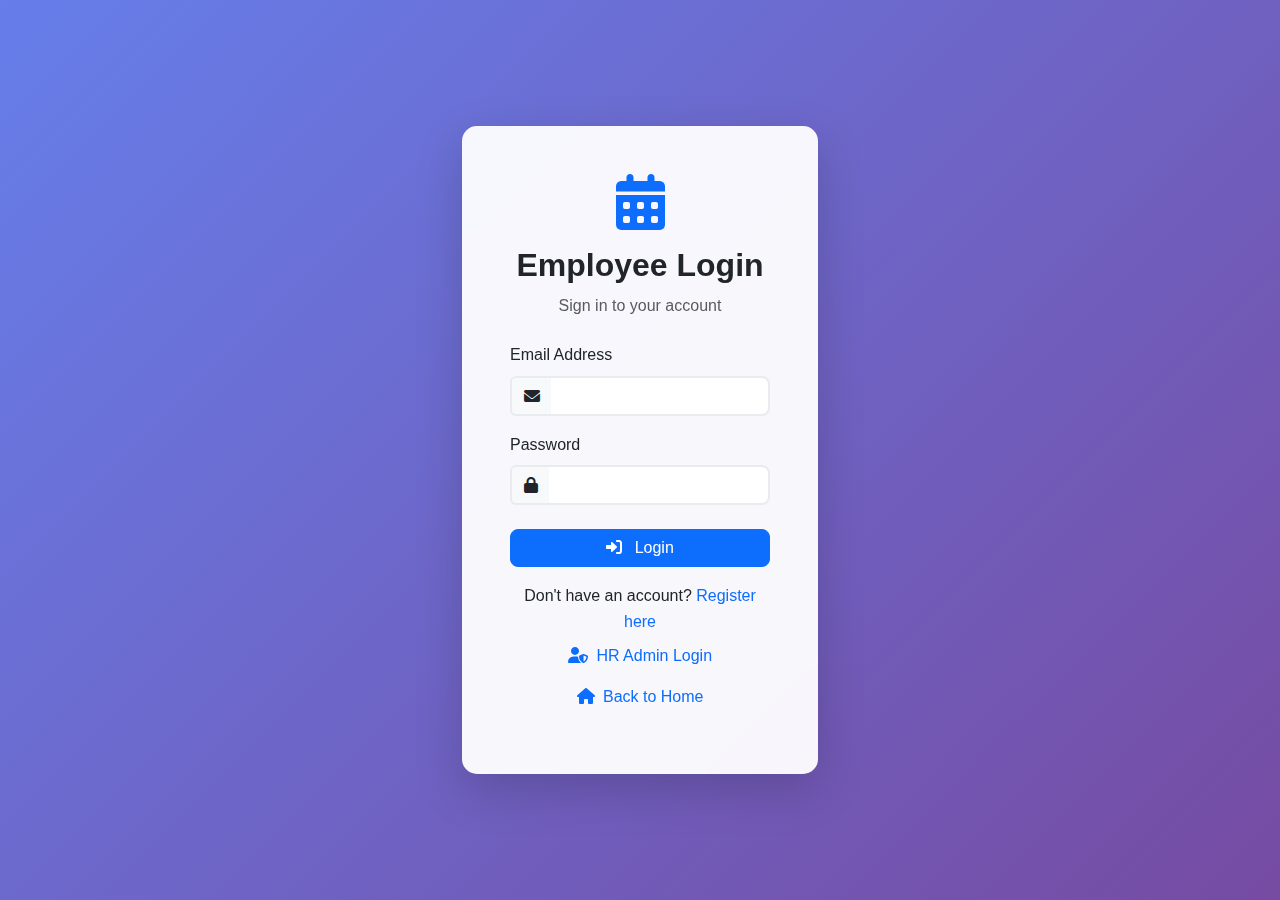
<file: frontend/login.html>
<!DOCTYPE html>
<html lang="en">
    <head>
        <meta charset="UTF-8" />
        <meta name="viewport" content="width=device-width, initial-scale=1.0" />
        <title>Employee Login - Leave Management System</title>
        <link
            href="https://cdn.jsdelivr.net/npm/bootstrap@5.3.0/dist/css/bootstrap.min.css"
            rel="stylesheet"
        />
        <link
            href="https://cdnjs.cloudflare.com/ajax/libs/font-awesome/6.0.0/css/all.min.css"
            rel="stylesheet"
        />
        <link href="css/style.css" rel="stylesheet" />
    </head>
    <body class="auth-body">
        <div class="container">
            <div class="row justify-content-center min-vh-100 align-items-center">
                <div class="col-md-6 col-lg-4">
                    <div class="card shadow-lg border-0">
                        <div class="card-body p-5">
                            <div class="text-center mb-4">
                                <i class="fas fa-calendar-alt text-primary display-4 mb-3"></i>
                                <h2 class="fw-bold">Employee Login</h2>
                                <p class="text-muted">Sign in to your account</p>
                            </div>

                            <div id="alertContainer"></div>

                            <form id="loginForm">
                                <div class="mb-3">
                                    <label for="email" class="form-label">Email Address</label>
                                    <div class="input-group">
                                        <span class="input-group-text">
                                            <i class="fas fa-envelope"></i>
                                        </span>
                                        <input
                                            type="email"
                                            class="form-control"
                                            id="email"
                                            name="email"
                                            required
                                        />
                                    </div>
                                </div>

                                <div class="mb-4">
                                    <label for="password" class="form-label">Password</label>
                                    <div class="input-group">
                                        <span class="input-group-text">
                                            <i class="fas fa-lock"></i>
                                        </span>
                                        <input
                                            type="password"
                                            class="form-control"
                                            id="password"
                                            name="password"
                                            required
                                        />
                                    </div>
                                </div>

                                <button
                                    type="submit"
                                    class="btn btn-primary w-100 mb-3"
                                    id="loginBtn"
                                >
                                    <i class="fas fa-sign-in-alt me-2"></i>
                                    <span class="btn-text">Login</span>
                                </button>
                            </form>

                            <div class="text-center">
                                <p class="mb-2">
                                    Don't have an account?
                                    <a href="register.html" class="text-decoration-none">
                                        Register here
                                    </a>
                                </p>
                                <p class="mb-0">
                                    <a href="admin-login.html" class="text-decoration-none">
                                        <i class="fas fa-user-shield me-1"></i>
                                        HR Admin Login
                                    </a>
                                </p>
                                <p class="mt-3">
                                    <a href="index.html" class="text-decoration-none">
                                        <i class="fas fa-home me-1"></i>
                                        Back to Home
                                    </a>
                                </p>
                            </div>
                        </div>
                    </div>
                </div>
            </div>
        </div>

        <script src="https://cdn.jsdelivr.net/npm/bootstrap@5.3.0/dist/js/bootstrap.bundle.min.js"></script>
        <script src="js/auth.js"></script>
        <script>
            document.getElementById("loginForm").addEventListener("submit", function (e) {
                e.preventDefault();

                const email = document.getElementById("email").value;
                const password = document.getElementById("password").value;
                const loginBtn = document.getElementById("loginBtn");
                const btnText = loginBtn.querySelector(".btn-text");

                // Show loading state
                loginBtn.disabled = true;
                btnText.textContent = "Logging in...";

                // Call login function
                login(email, password)
                    .then((response) => {
                        if (response.user.role === "hr") {
                            window.location.href = "admin-dashboard.html";
                        } else {
                            window.location.href = "dashboard.html";
                        }
                    })
                    .catch((error) => {
                        showAlert("error", error.message);
                    })
                    .finally(() => {
                        loginBtn.disabled = false;
                        btnText.textContent = "Login";
                    });
            });
        </script>
    </body>
</html>
</file>
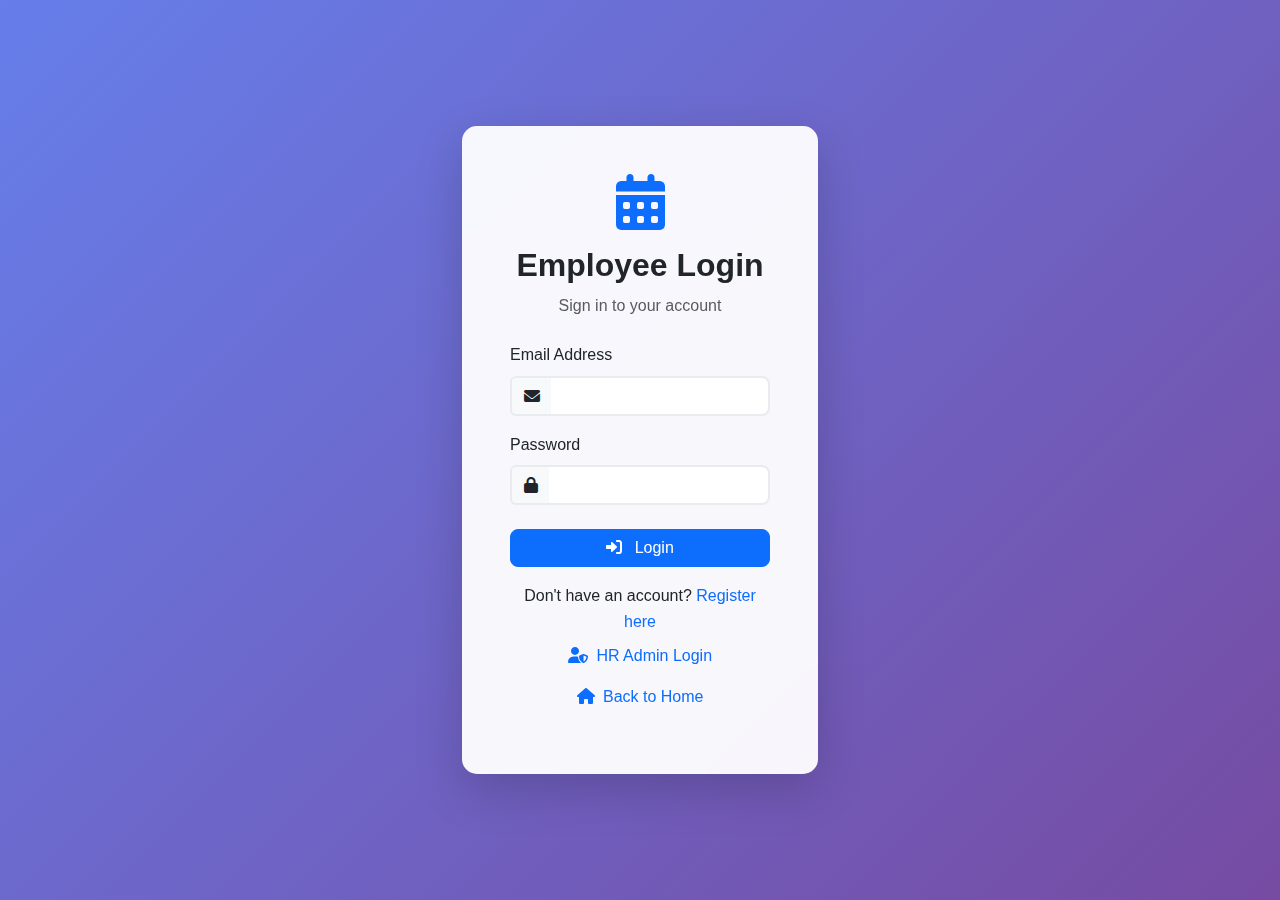
<file: frontend/my-leaves.html>
<!DOCTYPE html>
<html lang="en">
    <head>
        <meta charset="UTF-8" />
        <meta name="viewport" content="width=device-width, initial-scale=1.0" />
        <title>My Leaves - Leave Management System</title>
        <link
            href="https://cdn.jsdelivr.net/npm/bootstrap@5.3.0/dist/css/bootstrap.min.css"
            rel="stylesheet"
        />
        <link
            href="https://cdnjs.cloudflare.com/ajax/libs/font-awesome/6.0.0/css/all.min.css"
            rel="stylesheet"
        />
        <link href="css/style.css" rel="stylesheet" />
    </head>
    <body>
        <!-- Navigation -->
        <nav class="navbar navbar-expand-lg navbar-dark bg-primary">
            <div class="container">
                <a class="navbar-brand" href="index.html">
                    <i class="fas fa-calendar-alt me-2"></i>
                    Leave Management System
                </a>
                <button
                    class="navbar-toggler"
                    type="button"
                    data-bs-toggle="collapse"
                    data-bs-target="#navbarNav"
                >
                    <span class="navbar-toggler-icon"></span>
                </button>
                <div class="collapse navbar-collapse" id="navbarNav">
                    <ul class="navbar-nav ms-auto">
                        <li class="nav-item">
                            <a class="nav-link" href="dashboard.html">
                                <i class="fas fa-tachometer-alt me-1"></i>
                                Dashboard
                            </a>
                        </li>
                        <li class="nav-item">
                            <a class="nav-link" href="apply-leave.html">
                                <i class="fas fa-plus-circle me-1"></i>
                                Apply Leave
                            </a>
                        </li>
                        <li class="nav-item">
                            <a class="nav-link active" href="my-leaves.html">
                                <i class="fas fa-calendar-check me-1"></i>
                                My Leaves
                            </a>
                        </li>
                        <li class="nav-item">
                            <a class="nav-link" href="#" onclick="logout()">
                                <i class="fas fa-sign-out-alt me-1"></i>
                                Logout
                            </a>
                        </li>
                    </ul>
                </div>
            </div>
        </nav>

        <!-- Main Content -->
        <div class="container mt-4">
            <div class="row">
                <div class="col-12">
                    <div class="card border-0 shadow-sm">
                        <div class="card-header bg-primary text-white">
                            <h4 class="mb-0">
                                <i class="fas fa-calendar-check me-2"></i>
                                My Leave Requests
                            </h4>
                        </div>
                        <div class="card-body">
                            <div id="leavesContainer">
                                <div class="text-center py-4">
                                    <div class="spinner-border text-primary" role="status">
                                        <span class="visually-hidden">Loading...</span>
                                    </div>
                                </div>
                            </div>
                        </div>
                    </div>
                </div>
            </div>
        </div>

        <!-- Edit Leave Modal -->
        <div class="modal fade" id="editLeaveModal" tabindex="-1" aria-labelledby="editLeaveModalLabel" aria-hidden="true">
            <div class="modal-dialog">
                <div class="modal-content">
                    <div class="modal-header bg-primary text-white">
                        <h5 class="modal-title" id="editLeaveModalLabel">
                            <i class="fas fa-edit me-2"></i>
                            Edit Leave Request
                        </h5>
                        <button type="button" class="btn-close btn-close-white" data-bs-dismiss="modal" aria-label="Close"></button>
                    </div>
                    <div class="modal-body">
                        <div id="editAlertContainer"></div>
                        <form id="editLeaveForm">
                            <input type="hidden" id="editLeaveId" />
                            <div class="row">
                                <div class="col-md-6 mb-3">
                                    <label for="editLeaveType" class="form-label">Leave Type *</label>
                                    <select class="form-select" id="editLeaveType" name="leaveType" required>
                                        <option value="">Select Leave Type</option>
                                        <option value="sick">Sick Leave</option>
                                        <option value="vacation">Vacation</option>
                                        <option value="personal">Personal</option>
                                        <option value="emergency">Emergency</option>
                                        <option value="other">Other</option>
                                    </select>
                                </div>
                                <div class="col-md-6 mb-3">
                                    <label for="editDurationUnit" class="form-label">Duration Unit</label>
                                    <select class="form-select" id="editDurationUnit" name="durationUnit">
                                        <option value="days">Days</option>
                                        <option value="hours">Hours</option>
                                    </select>
                                </div>
                            </div>
                            <div class="row">
                                <div class="col-md-6 mb-3">
                                    <label for="editStartDate" class="form-label">Start Date *</label>
                                    <input type="date" class="form-control" id="editStartDate" name="startDate" required />
                                </div>
                                <div class="col-md-6 mb-3">
                                    <label for="editEndDate" class="form-label">End Date *</label>
                                    <input type="date" class="form-control" id="editEndDate" name="endDate" required />
                                </div>
                            </div>
                            <div class="mb-3">
                                <label for="editDuration" class="form-label">Duration (Auto-calculated)</label>
                                <div class="input-group">
                                    <input type="number" class="form-control" id="editDuration" name="duration" step="0.5" min="0.5" readonly />
                                    <span class="input-group-text" id="editDurationUnitText">days</span>
                                </div>
                            </div>
                            <div class="mb-3">
                                <label for="editReason" class="form-label">Reason *</label>
                                <textarea class="form-control" id="editReason" name="reason" rows="4" placeholder="Please provide a detailed reason for your leave request..." required></textarea>
                                <div class="form-text">Minimum 10 characters required</div>
                            </div>
                        </form>
                    </div>
                    <div class="modal-footer">
                        <button type="button" class="btn btn-secondary" data-bs-dismiss="modal">Cancel</button>
                        <button type="button" class="btn btn-primary" id="updateLeaveBtn" onclick="updateLeave()">
                            <i class="fas fa-save me-2"></i>
                            <span class="btn-text">Update Leave</span>
                        </button>
                    </div>
                </div>
            </div>
        </div>

        <script src="https://cdn.jsdelivr.net/npm/bootstrap@5.3.0/dist/js/bootstrap.bundle.min.js"></script>
        <script src="js/auth.js"></script>
        <script src="js/api.js"></script>
        <script>
            // Check authentication on page load
            document.addEventListener("DOMContentLoaded", function () {
                checkAuth()
                    .then((user) => {
                        if (user.role === "hr") {
                            window.location.href = "admin-dashboard.html";
                            return;
                        }

                        loadMyLeaves();
                    })
                    .catch(() => {
                        window.location.href = "login.html";
                    });
            });

            async function loadMyLeaves() {
                try {
                    const leaves = await apiCall("/api/leaves/my-leaves");
                    displayLeaves(leaves);
                } catch (error) {
                    console.error("Error loading leaves:", error);
                    document.getElementById("leavesContainer").innerHTML =
                        '<div class="alert alert-danger">Failed to load leave requests</div>';
                }
            }

            function displayLeaves(leaves) {
                const container = document.getElementById("leavesContainer");

                if (leaves.length === 0) {
                    container.innerHTML = `
                    <div class="text-center py-5">
                        <i class="fas fa-calendar-times text-muted display-1 mb-3"></i>
                        <h5 class="text-muted">No leave requests found</h5>
                        <p class="text-muted">You haven't applied for any leave yet.</p>
                        <a href="apply-leave.html" class="btn btn-primary">
                            <i class="fas fa-plus-circle me-2"></i>
                            Apply for Leave
                        </a>
                    </div>
                `;
                    return;
                }

                let html = `
                <div class="table-responsive">
                    <table class="table table-hover">
                        <thead>
                            <tr>
                                <th>Leave Type</th>
                                <th>Start Date</th>
                                <th>End Date</th>
                                <th>Duration</th>
                                <th>Reason</th>
                                <th>Status</th>
                                <th>Applied Date</th>
                                <th>Admin Comment</th>
                                <th>Actions</th>
                            </tr>
                        </thead>
                        <tbody>
            `;

                leaves.forEach((leave) => {
                    const statusClass = getStatusClass(leave.status);
                    const statusIcon = getStatusIcon(leave.status);

                    html += `
                    <tr>
                        <td>
                            <span class="badge bg-info">${leave.leave_type}</span>
                        </td>
                        <td>${formatDate(leave.start_date)}</td>
                        <td>${formatDate(leave.end_date)}</td>
                        <td>${leave.duration} ${leave.duration_unit}</td>
                        <td>
                            <div style="max-width: 200px; word-wrap: break-word;">
                                ${leave.reason}
                            </div>
                        </td>
                        <td>
                            <span class="badge ${statusClass}">
                                <i class="${statusIcon} me-1"></i>
                                ${leave.status.charAt(0).toUpperCase() + leave.status.slice(1)}
                            </span>
                        </td>
                        <td>${formatDateTime(leave.applied_at)}</td>
                        <td>
                            ${
                                leave.admin_comment
                                    ? `
                                <div style="max-width: 200px; word-wrap: break-word;">
                                    ${leave.admin_comment}
                                </div>
                            `
                                    : "-"
                            }
                            ${
                                leave.rejected_reason
                                    ? `
                                <div class="text-danger mt-1" style="max-width: 200px; word-wrap: break-word;">
                                    <strong>Rejection Reason:</strong> ${leave.rejected_reason}
                                </div>
                            `
                                    : ""
                            }
                        </td>
                        <td>
                            <button class="btn btn-sm btn-warning me-1" onclick="openEditModal(${leave.id})">
                                <i class="fas fa-edit"></i> Edit
                            </button>
                            ${
                                leave.status === "pending"
                                    ? `
                                <button class="btn btn-sm btn-danger" onclick="cancelLeave(${leave.id})">
                                    <i class="fas fa-times"></i> Cancel
                                </button>
                            `
                                    : ""
                            }
                        </td>
                    </tr>
                `;
                });

                html += `
                        </tbody>
                    </table>
                </div>
            `;

                container.innerHTML = html;
            }

            function getStatusClass(status) {
                switch (status) {
                    case "approved":
                        return "bg-success";
                    case "pending":
                        return "bg-warning";
                    case "rejected":
                        return "bg-danger";
                    default:
                        return "bg-secondary";
                }
            }

            function getStatusIcon(status) {
                switch (status) {
                    case "approved":
                        return "fas fa-check-circle";
                    case "pending":
                        return "fas fa-clock";
                    case "rejected":
                        return "fas fa-times-circle";
                    default:
                        return "fas fa-question-circle";
                }
            }

            async function openEditModal(leaveId) {
                try {
                    const leave = await apiCall(`/api/leaves/get?id=${leaveId}`);
                    
                    // Populate form fields
                    document.getElementById("editLeaveId").value = leave.id;
                    document.getElementById("editLeaveType").value = leave.leave_type;
                    document.getElementById("editStartDate").value = leave.start_date;
                    document.getElementById("editEndDate").value = leave.end_date;
                    document.getElementById("editReason").value = leave.reason;
                    document.getElementById("editDurationUnit").value = leave.duration_unit || "days";
                    document.getElementById("editDurationUnitText").textContent = leave.duration_unit || "days";
                    document.getElementById("editDuration").value = leave.duration;
                    
                    // Set minimum date to today
                    const today = new Date().toISOString().split("T")[0];
                    document.getElementById("editStartDate").min = today;
                    document.getElementById("editEndDate").min = today;
                    
                    // Clear alert container
                    document.getElementById("editAlertContainer").innerHTML = "";
                    
                    // Show modal
                    const modal = new bootstrap.Modal(document.getElementById("editLeaveModal"));
                    modal.show();
                    
                    // Setup event listeners for duration calculation
                    document.getElementById("editStartDate").addEventListener("change", calculateEditDuration);
                    document.getElementById("editEndDate").addEventListener("change", calculateEditDuration);
                    document.getElementById("editDurationUnit").addEventListener("change", function() {
                        document.getElementById("editDurationUnitText").textContent = this.value;
                        calculateEditDuration();
                    });
                } catch (error) {
                    alert("Failed to load leave details: " + error.message);
                }
            }
            
            function calculateEditDuration() {
                const startDate = document.getElementById("editStartDate").value;
                const endDate = document.getElementById("editEndDate").value;
                const durationUnit = document.getElementById("editDurationUnit").value;
                
                if (startDate && endDate) {
                    const start = new Date(startDate);
                    const end = new Date(endDate);
                    const diffTime = Math.abs(end.getTime() - start.getTime());
                    const diffDays = Math.ceil(diffTime / (1000 * 60 * 60 * 24)) + 1;
                    
                    let duration = diffDays;
                    if (durationUnit === "hours") {
                        duration = diffDays * 24;
                    }
                    
                    document.getElementById("editDuration").value = duration;
                }
            }
            
            async function updateLeave() {
                const form = document.getElementById("editLeaveForm");
                const formData = new FormData(form);
                const data = Object.fromEntries(formData.entries());
                const leaveId = document.getElementById("editLeaveId").value;
                
                // Validate required fields
                if (!data.leaveType || !data.startDate || !data.endDate || !data.reason) {
                    showEditAlert("error", "Please fill in all required fields");
                    return;
                }
                
                // Validate reason length
                if (data.reason.length < 10) {
                    showEditAlert("error", "Reason must be at least 10 characters long");
                    return;
                }
                
                // Validate dates
                const startDate = new Date(data.startDate);
                const endDate = new Date(data.endDate);
                const today = new Date();
                today.setHours(0, 0, 0, 0);
                startDate.setHours(0, 0, 0, 0);
                
                if (startDate >= endDate) {
                    showEditAlert("error", "End date must be after start date");
                    return;
                }
                
                if (startDate < today) {
                    showEditAlert("error", "Cannot apply for leave in the past");
                    return;
                }
                
                const submitBtn = document.getElementById("updateLeaveBtn");
                const btnText = submitBtn.querySelector(".btn-text");
                
                // Show loading state
                submitBtn.disabled = true;
                btnText.textContent = "Updating...";
                
                try {
                    await apiCall(`/api/leaves/${leaveId}/update`, "PUT", {
                        leave_type: data.leaveType,
                        start_date: data.startDate,
                        end_date: data.endDate,
                        reason: data.reason,
                        duration_unit: data.durationUnit,
                        duration: parseFloat(data.duration),
                    });
                    
                    showEditAlert("success", "Leave request updated successfully!");
                    
                    // Close modal and reload
                    setTimeout(() => {
                        const modal = bootstrap.Modal.getInstance(document.getElementById("editLeaveModal"));
                        modal.hide();
                        loadMyLeaves();
                    }, 1500);
                } catch (error) {
                    showEditAlert("error", error.message);
                } finally {
                    submitBtn.disabled = false;
                    btnText.textContent = "Update Leave";
                }
            }
            
            function showEditAlert(type, message) {
                const container = document.getElementById("editAlertContainer");
                const alertClass = type === "error" ? "alert-danger" : "alert-success";
                container.innerHTML = `<div class="alert ${alertClass} alert-dismissible fade show" role="alert">
                    ${message}
                    <button type="button" class="btn-close" data-bs-dismiss="alert" aria-label="Close"></button>
                </div>`;
            }

            async function cancelLeave(leaveId) {
                if (!confirm("Are you sure you want to cancel this leave request?")) {
                    return;
                }
                
                try {
                    await apiCall(`/api/leaves/${leaveId}/cancel`, "DELETE");
                    alert("Leave request cancelled successfully!");
                    loadMyLeaves();
                } catch (error) {
                    alert("Failed to cancel leave: " + error.message);
                }
            }
        </script>
    </body>
</html>
</file>
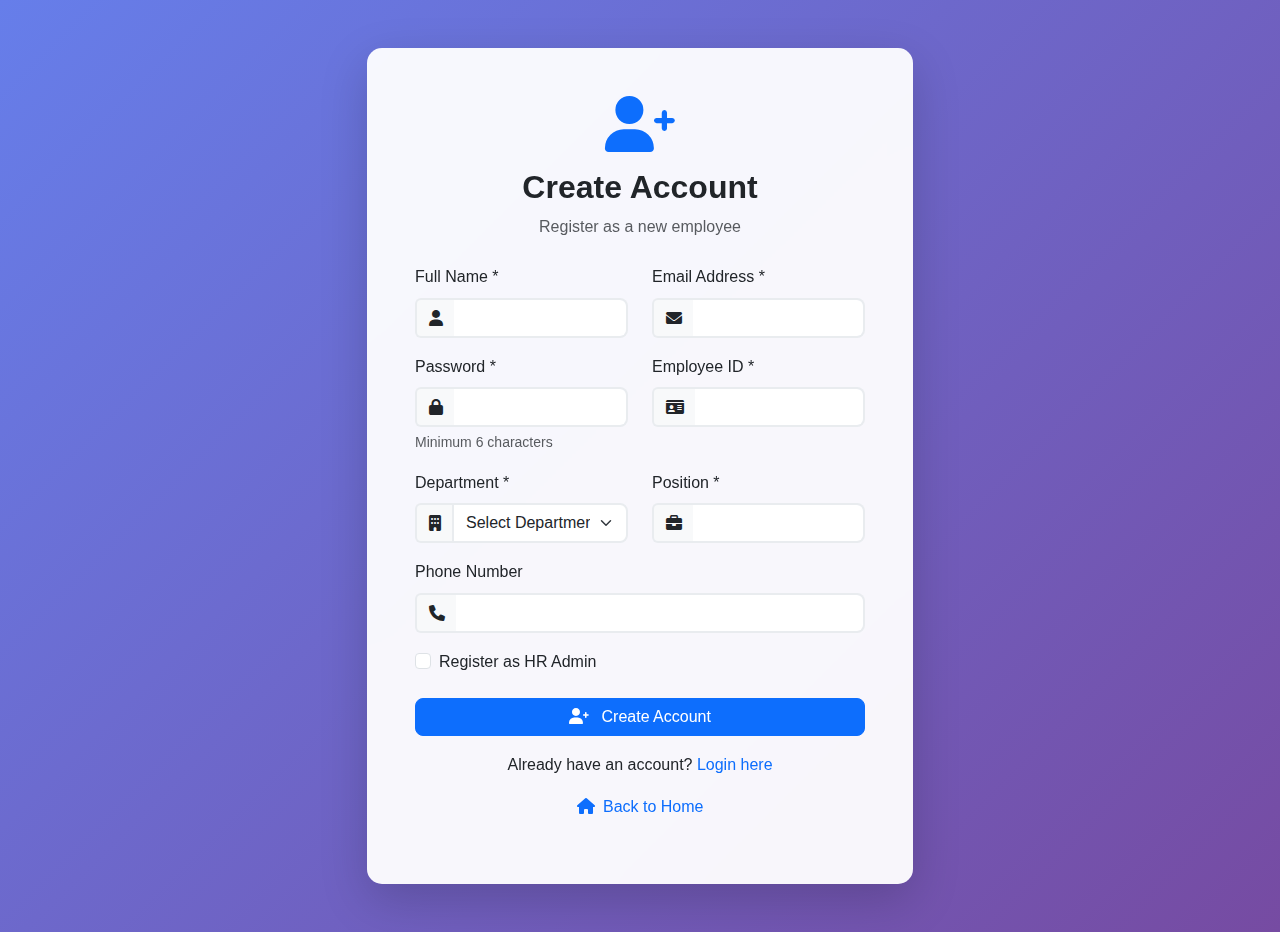
<file: frontend/register.html>
<!DOCTYPE html>
<html lang="en">
    <head>
        <meta charset="UTF-8" />
        <meta name="viewport" content="width=device-width, initial-scale=1.0" />
        <title>Register - Leave Management System</title>
        <link
            href="https://cdn.jsdelivr.net/npm/bootstrap@5.3.0/dist/css/bootstrap.min.css"
            rel="stylesheet"
        />
        <link
            href="https://cdnjs.cloudflare.com/ajax/libs/font-awesome/6.0.0/css/all.min.css"
            rel="stylesheet"
        />
        <link href="css/style.css" rel="stylesheet" />
    </head>
    <body class="auth-body">
        <div class="container">
            <div class="row justify-content-center min-vh-100 align-items-center py-5">
                <div class="col-md-8 col-lg-6">
                    <div class="card shadow-lg border-0">
                        <div class="card-body p-5">
                            <div class="text-center mb-4">
                                <i class="fas fa-user-plus text-primary display-4 mb-3"></i>
                                <h2 class="fw-bold">Create Account</h2>
                                <p class="text-muted">Register as a new employee</p>
                            </div>

                            <div id="alertContainer"></div>

                            <form id="registerForm">
                                <div class="row">
                                    <div class="col-md-6 mb-3">
                                        <label for="name" class="form-label">Full Name *</label>
                                        <div class="input-group">
                                            <span class="input-group-text">
                                                <i class="fas fa-user"></i>
                                            </span>
                                            <input
                                                type="text"
                                                class="form-control"
                                                id="name"
                                                name="name"
                                                required
                                            />
                                        </div>
                                    </div>
                                    <div class="col-md-6 mb-3">
                                        <label for="email" class="form-label">
                                            Email Address *
                                        </label>
                                        <div class="input-group">
                                            <span class="input-group-text">
                                                <i class="fas fa-envelope"></i>
                                            </span>
                                            <input
                                                type="email"
                                                class="form-control"
                                                id="email"
                                                name="email"
                                                required
                                            />
                                        </div>
                                    </div>
                                </div>

                                <div class="row">
                                    <div class="col-md-6 mb-3">
                                        <label for="password" class="form-label">Password *</label>
                                        <div class="input-group">
                                            <span class="input-group-text">
                                                <i class="fas fa-lock"></i>
                                            </span>
                                            <input
                                                type="password"
                                                class="form-control"
                                                id="password"
                                                name="password"
                                                required
                                                minlength="6"
                                            />
                                        </div>
                                        <div class="form-text">Minimum 6 characters</div>
                                    </div>
                                    <div class="col-md-6 mb-3">
                                        <label for="employee_id" class="form-label">
                                            Employee ID *
                                        </label>
                                        <div class="input-group">
                                            <span class="input-group-text">
                                                <i class="fas fa-id-card"></i>
                                            </span>
                                            <input
                                                type="text"
                                                class="form-control"
                                                id="employee_id"
                                                name="employee_id"
                                                required
                                            />
                                        </div>
                                    </div>
                                </div>

                                <div class="row">
                                    <div class="col-md-6 mb-3">
                                        <label for="department" class="form-label">
                                            Department *
                                        </label>
                                        <div class="input-group">
                                            <span class="input-group-text">
                                                <i class="fas fa-building"></i>
                                            </span>
                                            <select
                                                class="form-select"
                                                id="department"
                                                name="department"
                                                required
                                            >
                                                <option value="">Select Department</option>
                                                <option value="IT">Information Technology</option>
                                                <option value="HR">Human Resources</option>
                                                <option value="Finance">Finance</option>
                                                <option value="Marketing">Marketing</option>
                                                <option value="Sales">Sales</option>
                                                <option value="Operations">Operations</option>
                                                <option value="Customer Service">
                                                    Customer Service
                                                </option>
                                                <option value="Other">Other</option>
                                            </select>
                                        </div>
                                    </div>
                                    <div class="col-md-6 mb-3">
                                        <label for="position" class="form-label">Position *</label>
                                        <div class="input-group">
                                            <span class="input-group-text">
                                                <i class="fas fa-briefcase"></i>
                                            </span>
                                            <input
                                                type="text"
                                                class="form-control"
                                                id="position"
                                                name="position"
                                                required
                                            />
                                        </div>
                                    </div>
                                </div>

                                <div class="mb-3">
                                    <label for="phone" class="form-label">Phone Number</label>
                                    <div class="input-group">
                                        <span class="input-group-text">
                                            <i class="fas fa-phone"></i>
                                        </span>
                                        <input
                                            type="tel"
                                            class="form-control"
                                            id="phone"
                                            name="phone"
                                        />
                                    </div>
                                </div>

                                <div class="mb-4">
                                    <div class="form-check">
                                        <input
                                            class="form-check-input"
                                            type="checkbox"
                                            id="role"
                                            name="role"
                                            value="hr"
                                        />
                                        <label class="form-check-label" for="role">
                                            Register as HR Admin
                                        </label>
                                    </div>
                                </div>

                                <button
                                    type="submit"
                                    class="btn btn-primary w-100 mb-3"
                                    id="registerBtn"
                                >
                                    <i class="fas fa-user-plus me-2"></i>
                                    <span class="btn-text">Create Account</span>
                                </button>
                            </form>

                            <div class="text-center">
                                <p class="mb-2">
                                    Already have an account?
                                    <a href="login.html" class="text-decoration-none">Login here</a>
                                </p>
                                <p class="mt-3">
                                    <a href="index.html" class="text-decoration-none">
                                        <i class="fas fa-home me-1"></i>
                                        Back to Home
                                    </a>
                                </p>
                            </div>
                        </div>
                    </div>
                </div>
            </div>
        </div>

        <script src="https://cdn.jsdelivr.net/npm/bootstrap@5.3.0/dist/js/bootstrap.bundle.min.js"></script>
        <script src="js/auth.js"></script>
        <script>
            document.getElementById("registerForm").addEventListener("submit", function (e) {
                e.preventDefault();

                const formData = new FormData(this);
                const data = Object.fromEntries(formData.entries());

                // Set role based on checkbox
                data.role = document.getElementById("role").checked ? "hr" : "employee";

                const registerBtn = document.getElementById("registerBtn");
                const btnText = registerBtn.querySelector(".btn-text");

                // Show loading state
                registerBtn.disabled = true;
                btnText.textContent = "Creating Account...";

                // Call register function
                register(data)
                    .then((response) => {
                        showAlert(
                            "success",
                            "Account created successfully! Redirecting to login..."
                        );
                        setTimeout(() => {
                            window.location.href = "login.html";
                        }, 2000);
                    })
                    .catch((error) => {
                        showAlert("error", error.message);
                    })
                    .finally(() => {
                        registerBtn.disabled = false;
                        btnText.textContent = "Create Account";
                    });
            });
        </script>
    </body>
</html>
</file>
<file: frontend/css/style.css>
/* Custom CSS for Leave Management System */

:root {
    --primary-color: #0d6efd;
    --secondary-color: #6c757d;
    --success-color: #198754;
    --danger-color: #dc3545;
    --warning-color: #ffc107;
    --info-color: #0dcaf0;
    --light-color: #f8f9fa;
    --dark-color: #212529;
}

/* Global Styles */
body {
    font-family: "Segoe UI", Tahoma, Geneva, Verdana, sans-serif;
    line-height: 1.6;
    color: #333;
}

.min-vh-75 {
    min-height: 75vh;
}

/* Auth Pages */
.auth-body {
    background: linear-gradient(135deg, #667eea 0%, #764ba2 100%);
    min-height: 100vh;
}

.auth-body .card {
    border-radius: 15px;
    backdrop-filter: blur(10px);
    background: rgba(255, 255, 255, 0.95);
}

.feature-icon {
    width: 80px;
    height: 80px;
    margin: 0 auto;
    display: flex;
    align-items: center;
    justify-content: center;
    border-radius: 50%;
    background: rgba(13, 110, 253, 0.1);
}

.feature-icon i {
    font-size: 2rem;
}

/* Hero Section */
.hero-section {
    background: linear-gradient(135deg, #f8f9fa 0%, #e9ecef 100%);
    padding: 80px 0;
}

/* Cards */
.card {
    border-radius: 10px;
    transition: transform 0.3s ease, box-shadow 0.3s ease;
}

.card:hover {
    transform: translateY(-5px);
    box-shadow: 0 10px 25px rgba(0, 0, 0, 0.1) !important;
}

.card-header {
    border-radius: 10px 10px 0 0 !important;
    font-weight: 600;
}

/* Statistics Cards */
.stats-card {
    background: linear-gradient(135deg, #fff 0%, #f8f9fa 100%);
    border-radius: 15px;
    padding: 2rem;
    text-align: center;
    transition: all 0.3s ease;
}

.stats-card:hover {
    transform: translateY(-5px);
    box-shadow: 0 15px 35px rgba(0, 0, 0, 0.1);
}

.stats-card .number {
    font-size: 2.5rem;
    font-weight: bold;
    margin-top: 0.5rem;
}

/* Tables */
.table {
    border-radius: 10px;
    overflow: hidden;
}

.table thead th {
    background-color: #f8f9fa;
    border-bottom: 2px solid #dee2e6;
    font-weight: 600;
    color: #495057;
}

.table tbody tr:hover {
    background-color: rgba(13, 110, 253, 0.05);
}

/* Badges */
.badge {
    font-size: 0.75rem;
    padding: 0.5rem 0.75rem;
    border-radius: 20px;
}

/* Buttons */
.btn {
    border-radius: 8px;
    font-weight: 500;
    transition: all 0.3s ease;
}

.btn:hover {
    transform: translateY(-2px);
    box-shadow: 0 5px 15px rgba(0, 0, 0, 0.2);
}

.btn-group .btn {
    transform: none;
}

.btn-group .btn:hover {
    transform: none;
}

/* Forms */
.form-control,
.form-select {
    border-radius: 8px;
    border: 2px solid #e9ecef;
    transition: all 0.3s ease;
}

.form-control:focus,
.form-select:focus {
    border-color: var(--primary-color);
    box-shadow: 0 0 0 0.2rem rgba(13, 110, 253, 0.25);
}

.input-group-text {
    background-color: #f8f9fa;
    border: 2px solid #e9ecef;
    border-right: none;
}

.input-group .form-control {
    border-left: none;
}

.input-group .form-control:focus {
    border-left: none;
}

/* Alerts */
.alert {
    border-radius: 10px;
    border: none;
    font-weight: 500;
}

.alert-success {
    background: linear-gradient(135deg, #d4edda 0%, #c3e6cb 100%);
    color: #155724;
}

.alert-danger {
    background: linear-gradient(135deg, #f8d7da 0%, #f5c6cb 100%);
    color: #721c24;
}

.alert-warning {
    background: linear-gradient(135deg, #fff3cd 0%, #ffeaa7 100%);
    color: #856404;
}

.alert-info {
    background: linear-gradient(135deg, #d1ecf1 0%, #bee5eb 100%);
    color: #0c5460;
}

/* Navigation */
.navbar {
    box-shadow: 0 2px 10px rgba(0, 0, 0, 0.1);
}

.navbar-brand {
    font-weight: 700;
    font-size: 1.5rem;
}

.nav-link {
    font-weight: 500;
    transition: all 0.3s ease;
}

.nav-link:hover {
    transform: translateY(-2px);
}

/* Footer */
footer {
    margin-top: auto;
}

/* Loading Spinner */
.spinner-border {
    width: 3rem;
    height: 3rem;
}

/* Status Colors */
.status-pending {
    color: var(--warning-color);
}

.status-approved {
    color: var(--success-color);
}

.status-rejected {
    color: var(--danger-color);
}

/* Responsive Design */
@media (max-width: 768px) {
    .hero-section {
        padding: 40px 0;
    }

    .display-4 {
        font-size: 2rem;
    }

    .stats-card {
        padding: 1.5rem;
    }

    .stats-card .number {
        font-size: 2rem;
    }

    .table-responsive {
        font-size: 0.875rem;
    }

    .btn-group {
        flex-direction: column;
    }

    .btn-group .btn {
        margin-bottom: 0.25rem;
    }
}

@media (max-width: 576px) {
    .container {
        padding-left: 15px;
        padding-right: 15px;
    }

    .card-body {
        padding: 1.5rem;
    }

    .stats-card {
        padding: 1rem;
    }

    .stats-card .number {
        font-size: 1.5rem;
    }
}

/* Custom Animations */
@keyframes fadeInUp {
    from {
        opacity: 0;
        transform: translateY(30px);
    }
    to {
        opacity: 1;
        transform: translateY(0);
    }
}

.fade-in-up {
    animation: fadeInUp 0.6s ease-out;
}

/* Print Styles */
@media print {
    .navbar,
    .btn,
    .card-header {
        display: none !important;
    }

    .card {
        border: 1px solid #ddd !important;
        box-shadow: none !important;
    }

    .table {
        font-size: 12px;
    }
}
</file>
